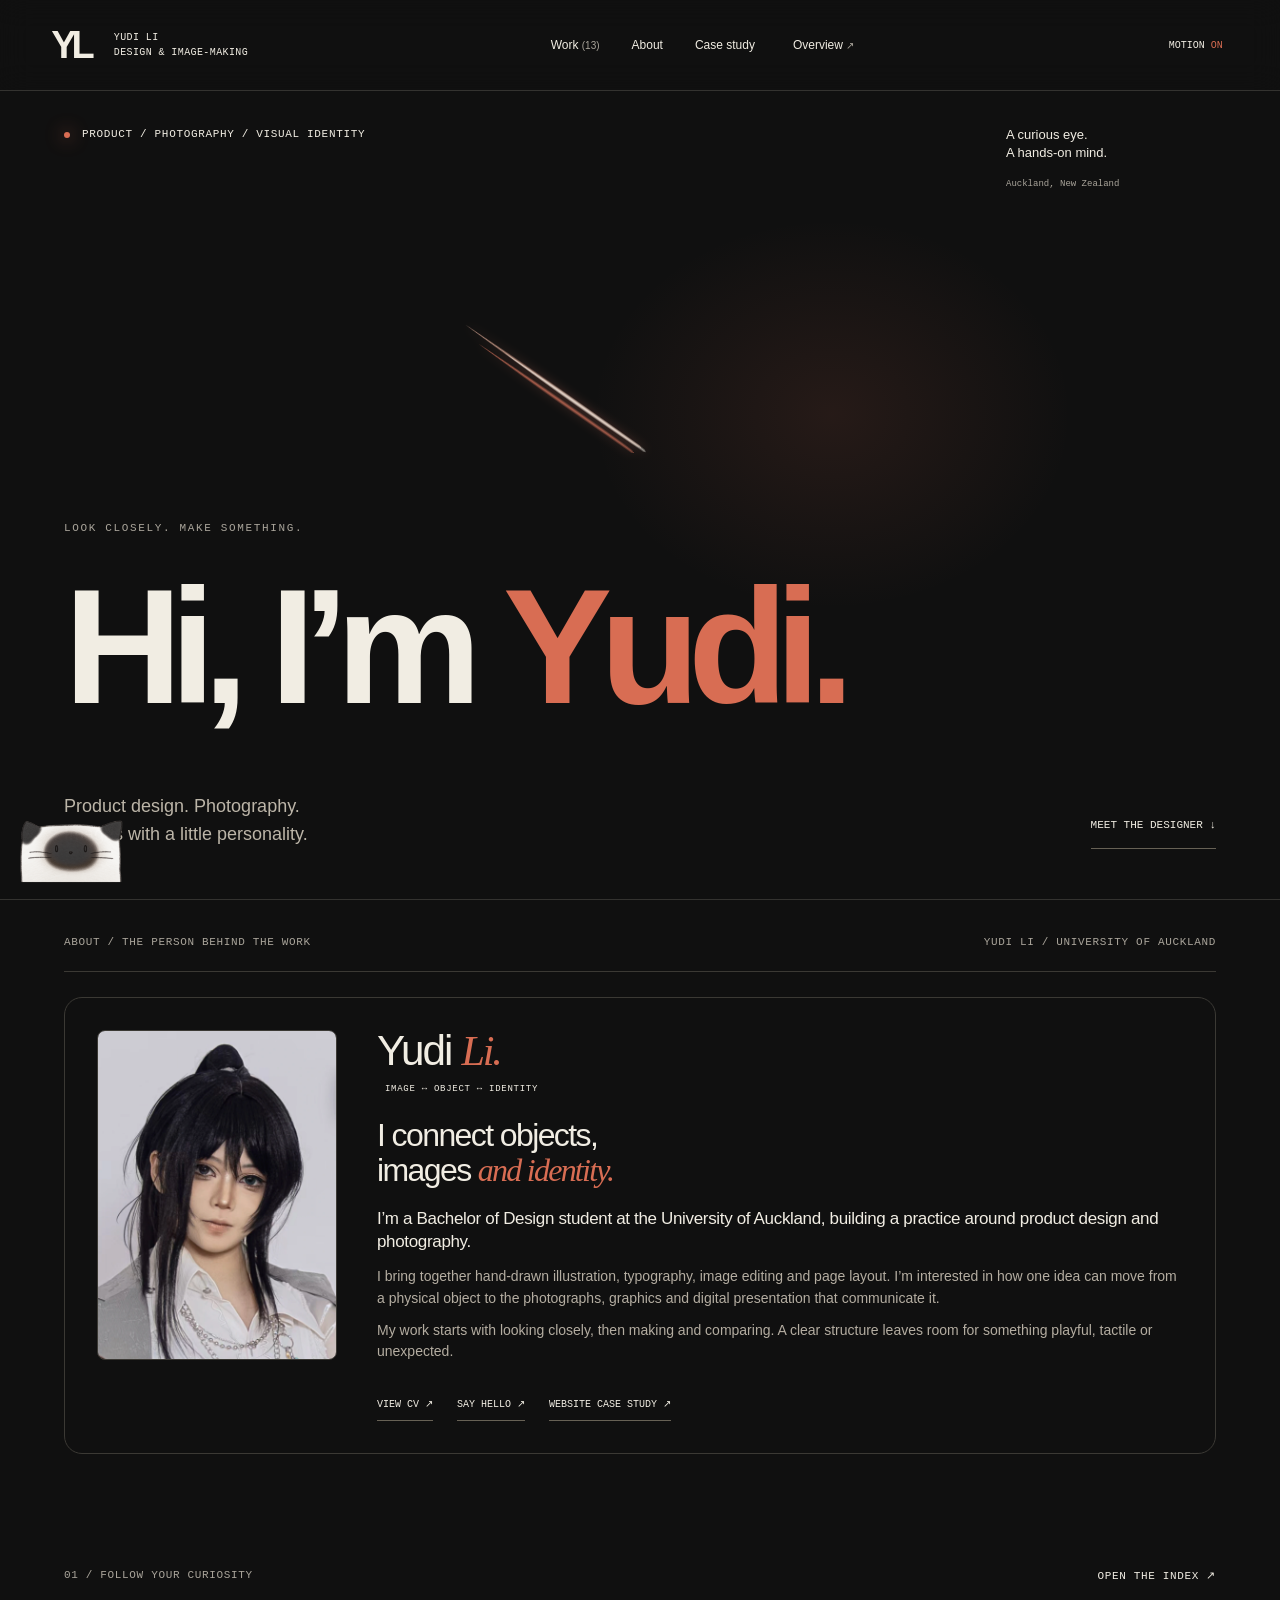
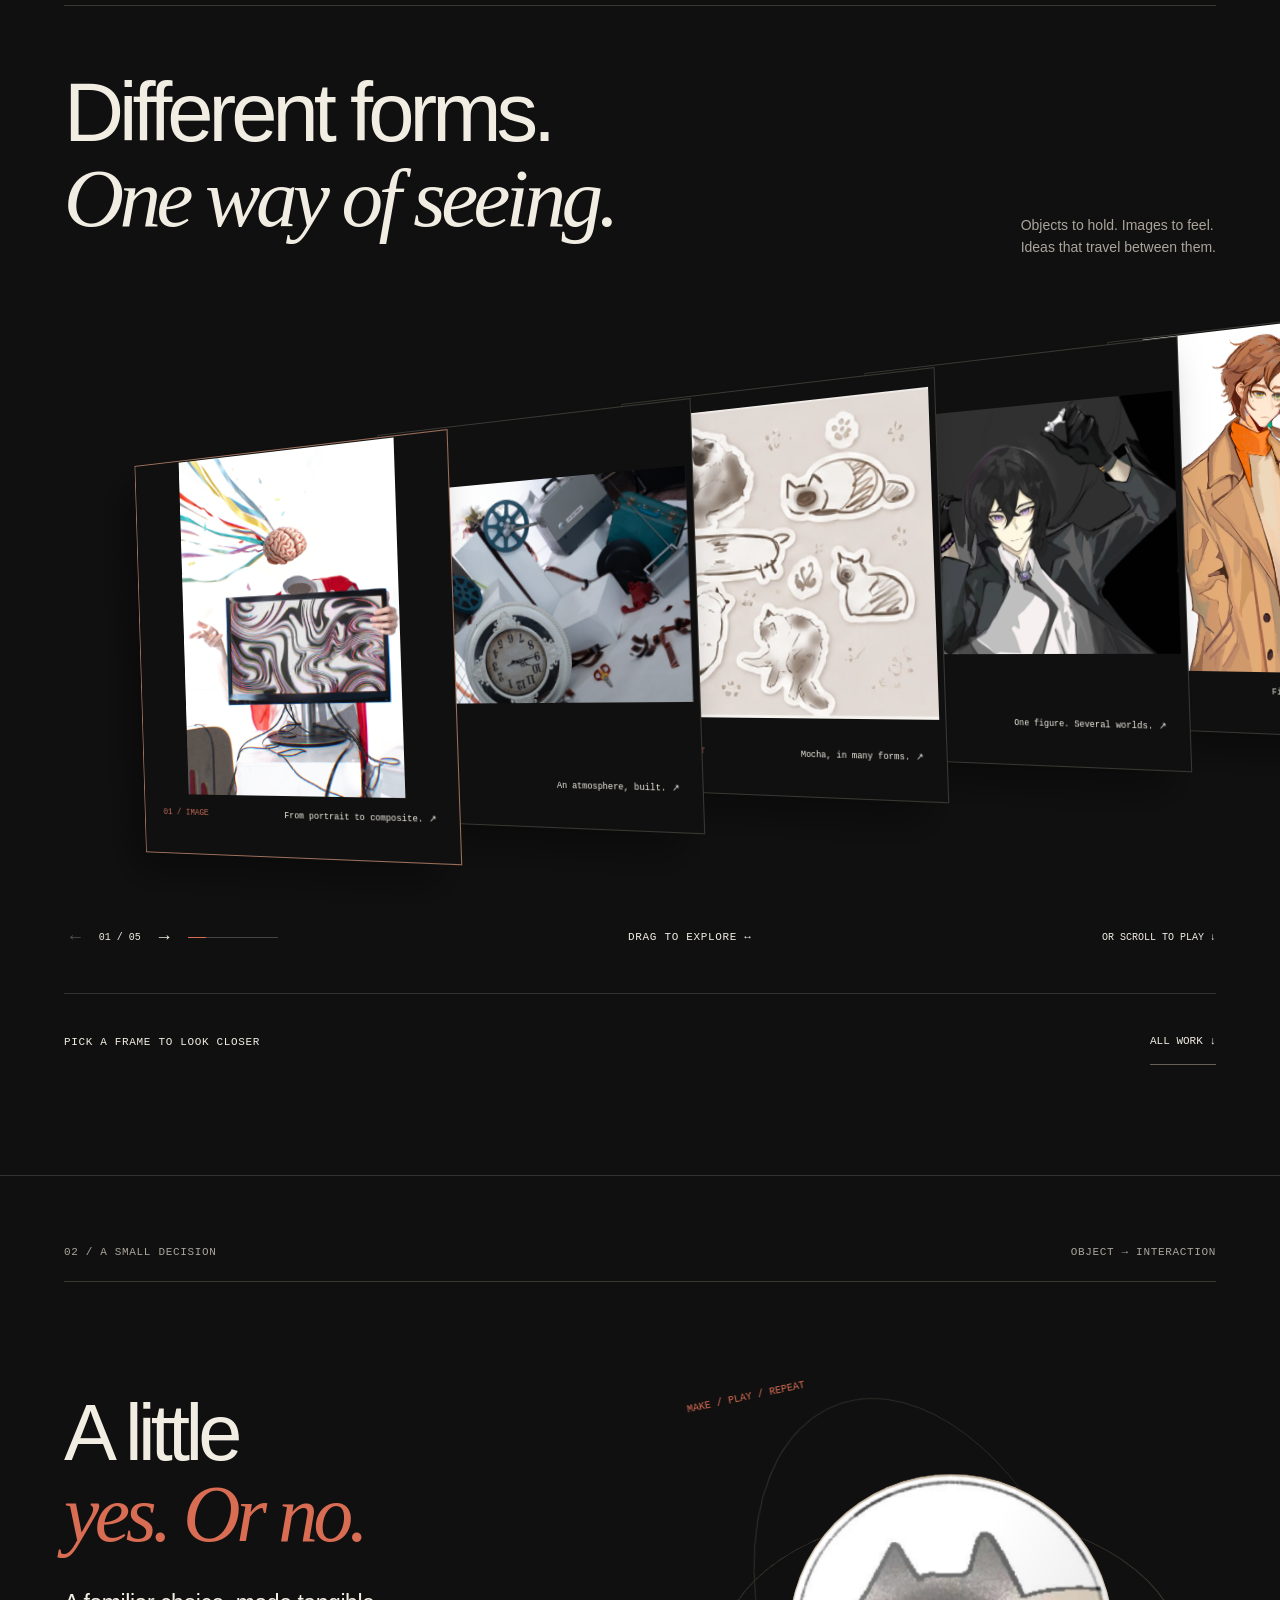
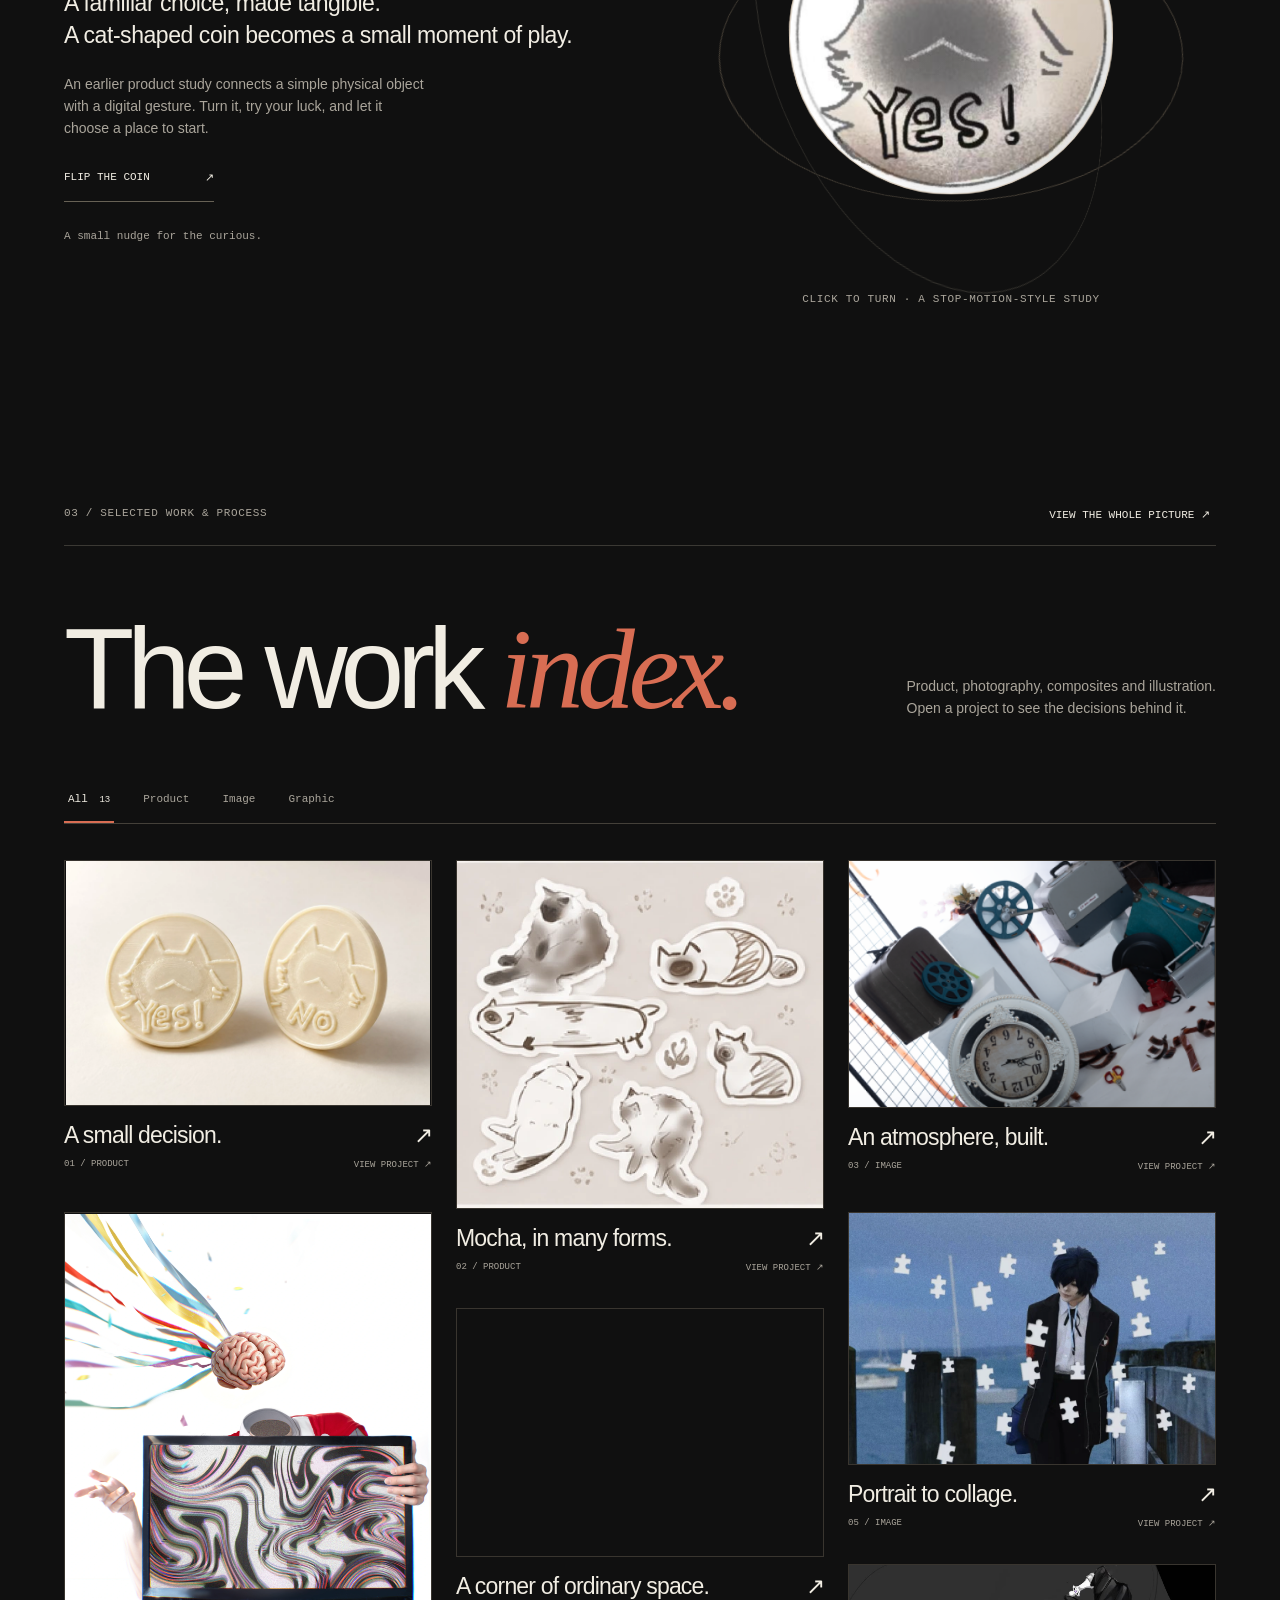
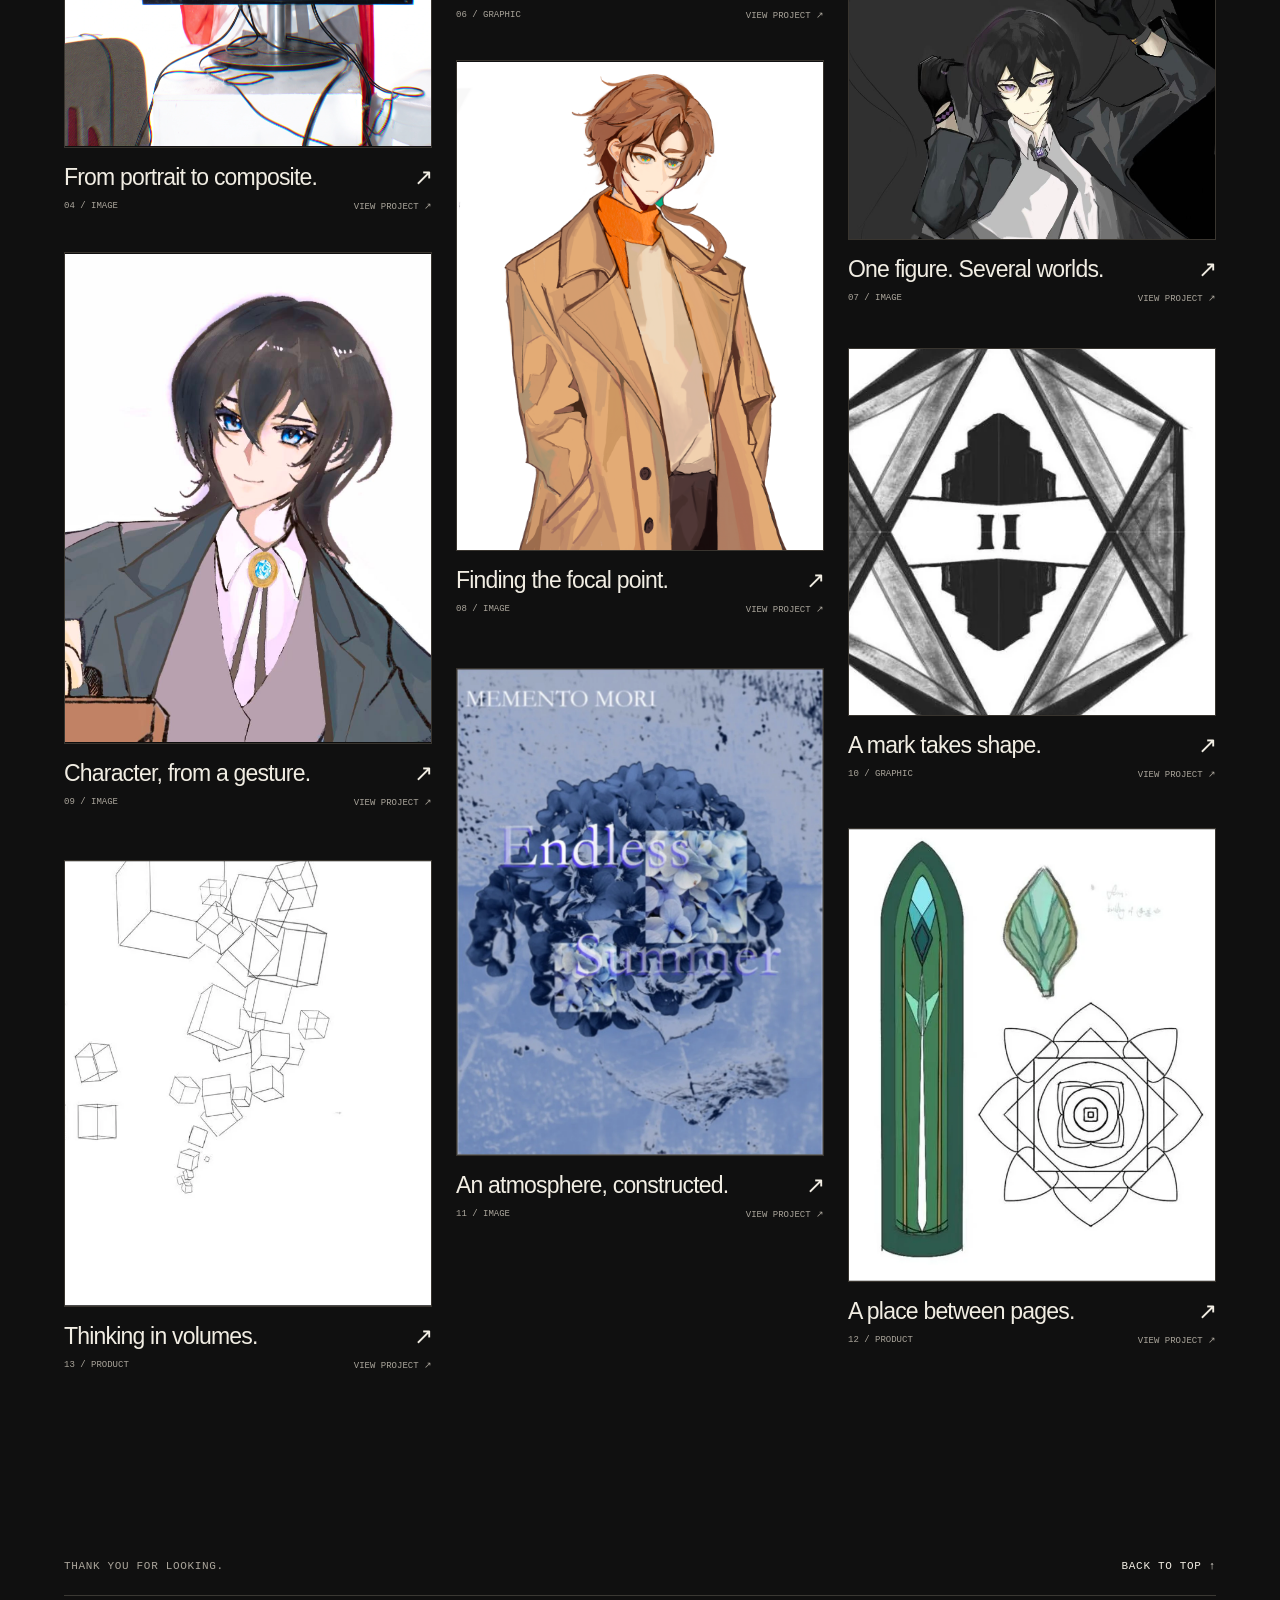
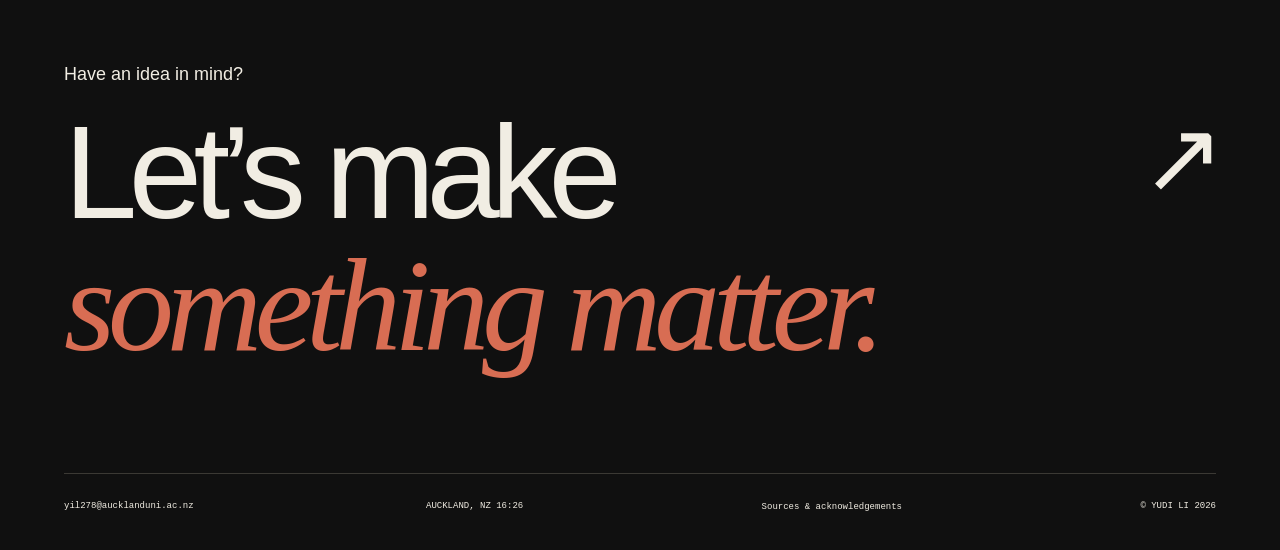
<file: index.html>
<!doctype html>
<html lang="en"><head><meta charset="utf-8"><meta name="viewport" content="width=device-width,initial-scale=1"><meta name="theme-color" content="#101010"><meta name="description" content="Yudi Li — product design, photography and visual identity. A portfolio of objects, images and the thinking between them."><title>Yudi Li — Image, Object & Identity</title><link rel="stylesheet" href="style.css"></head>
<body class="is-loading"><div id="opening-loader" class="opening-loader" role="status" aria-label="Loading portfolio"><div class="loader-note">A LITTLE SOMETHING IS TAKING SHAPE…</div><div class="loader-word">Loading</div><div class="drawn-track"><svg viewBox="0 0 500 45" preserveAspectRatio="none" aria-hidden="true"><path d="M5 8 Q150 2 268 7 T493 5 L497 38 Q305 33 155 39 L4 35 Z"/><path d="M7 12 Q210 7 490 10"/></svg><div class="drawn-fill" id="loader-fill"></div></div><div class="loader-bottom"><span id="loader-percent">00%</span><button id="loader-skip">ENTER ↗</button></div></div><a class="skip" href="#work">Skip to work</a><div class="reading-progress" aria-hidden="true"></div><header class="masthead"><a class="wordmark" href="#home" aria-label="Yudi Li home">YL<span>YUDI LI<br>DESIGN & IMAGE-MAKING</span></a><nav aria-label="Main navigation"><a href="#work">Work <span id="work-count">(13)</span></a><a href="#about">About</a><a href="case-study.html">Case study</a><button class="overview-trigger">Overview <span>↗</span></button></nav><button class="motion-toggle" aria-pressed="false" aria-label="Pause animations">Motion <span>on</span></button></header>
<main><section id="home" class="hero greeting"><div class="hero-top"><p class="eyebrow"><i></i> PRODUCT / PHOTOGRAPHY / VISUAL IDENTITY</p><p class="hero-intro">A curious eye.<br>A hands-on mind.<br><span>Auckland, New Zealand</span></p></div><div class="greeting-main"><p class="small-mono greeting-note">LOOK CLOSELY. MAKE SOMETHING.</p><h1 aria-label="Hi, I’m Yudi."><span class="greeting-letter" style="--n:0">H</span><span class="greeting-letter" style="--n:1">i</span><span class="greeting-letter" style="--n:2">,</span><span class="greeting-letter" style="--n:3">&nbsp;</span><span class="greeting-letter" style="--n:4">I</span><span class="greeting-letter" style="--n:5">’</span><span class="greeting-letter" style="--n:6">m</span><span class="greeting-letter" style="--n:7">&nbsp;</span><span class="greeting-letter" style="--n:8">Y</span><span class="greeting-letter" style="--n:9">u</span><span class="greeting-letter" style="--n:10">d</span><span class="greeting-letter" style="--n:11">i</span><span class="greeting-letter" style="--n:12">.</span></h1><div class="greeting-bottom"><p>Product design. Photography.<br>Images with a little personality.</p><a href="#about" class="text-button">MEET THE DESIGNER ↓</a></div></div></section><section id="about" class="about section-pad"><div class="section-kicker"><span>ABOUT / THE PERSON BEHIND THE WORK</span><span>YUDI LI / UNIVERSITY OF AUCKLAND</span></div><div class="about-grid"><div class="about-photo"><img class="designer-portrait" src="yudi-portrait.webp" alt="Yudi Li" width="1188" height="1632" loading="lazy"></div><div class="about-copy"><div class="about-name">Yudi <em>Li.</em><span>IMAGE ↔ OBJECT ↔ IDENTITY</span></div><h2>I connect objects,<br>images <em>and identity.</em></h2><p class="lead">I’m a Bachelor of Design student at the University of Auckland, building a practice around product design and photography.</p><p>I bring together hand-drawn illustration, typography, image editing and page layout. I’m interested in how one idea can move from a physical object to the photographs, graphics and digital presentation that communicate it.</p><p>My work starts with looking closely, then making and comparing. A clear structure leaves room for something playful, tactile or unexpected.</p><div class="about-links"><a class="text-button" href="Yudi-Li-CV.pdf" target="_blank" rel="noopener">VIEW CV ↗</a><a class="text-button" href="mailto:yil278@aucklanduni.ac.nz">SAY HELLO ↗</a><a class="text-button" href="case-study.html">WEBSITE CASE STUDY ↗</a></div></div></div></section>
<section id="floating" class="floating section-pad"><div class="section-kicker"><span>01 / FOLLOW YOUR CURIOSITY</span><a href="#work">OPEN THE INDEX ↗</a></div><div class="floating-title"><h2>Different forms.<br><em>One way of seeing.</em></h2><p>Objects to hold. Images to feel.<br>Ideas that travel between them.</p></div><div class="hero-rail" tabindex="0" aria-label="Drag or scroll horizontally to explore selected work" data-cursor="DRAG ↔"><div class="hero-track" id="hero-track"></div></div><div class="hero-bottom"><div class="rail-nav"><button id="rail-prev" aria-label="Previous selected work">←</button><span id="rail-position">01 / 05</span><button id="rail-next" aria-label="Next selected work">→</button><div class="rail-line"><span></span></div></div><span class="small-mono">DRAG TO EXPLORE ↔</span><a href="#decision" class="scroll-cue">OR SCROLL TO PLAY ↓</a></div><div class="floating-bottom"><span class="small-mono">PICK A FRAME TO LOOK CLOSER</span><a class="text-button" href="#work">ALL WORK ↓</a></div></section><section id="decision" class="decision section-pad"><div class="section-kicker"><span>02 / A SMALL DECISION</span><span>OBJECT → INTERACTION</span></div><div class="decision-grid"><div><h2>A little<br><em>yes. Or no.</em></h2><p class="lead">A familiar choice, made tangible.<br>A cat-shaped coin becomes a small moment of play.</p><p class="body-copy">An earlier product study connects a simple physical object with a digital gesture. Turn it, try your luck, and let it choose a place to start.</p><button class="text-button" id="flip-coin">FLIP THE COIN <span>↗</span></button><div class="coin-result" aria-live="polite"><span id="coin-result">A small nudge for the curious.</span><button id="coin-recommendation" hidden>Explore its pick ↗</button></div></div><div class="coin-stage" aria-label="Interactive Yes or No coin"><div class="orbit o1"></div><div class="orbit o2"></div><span class="orbit-label">MAKE / PLAY / REPEAT</span><button class="coin" id="coin" aria-label="Flip the Yes or No cat coin" data-cursor="FLIP ↻"><span class="coin-cylinder" aria-hidden="true"><span class="coin-rim" style="--depth:-7px"></span><span class="coin-rim" style="--depth:-5px"></span><span class="coin-rim" style="--depth:-3px"></span><span class="coin-rim" style="--depth:-1px"></span><span class="coin-rim" style="--depth:1px"></span><span class="coin-rim" style="--depth:3px"></span><span class="coin-rim" style="--depth:5px"></span><span class="coin-rim" style="--depth:7px"></span></span><span class="coin-face front"><svg viewBox="150.0 124.0 520.0 520.0" role="img" aria-label="Hand-drawn Yes cat coin"><image href="handdrawn-coins.png" width="1482" height="792"/></svg></span><span class="coin-face back"><svg viewBox="788.0 112.0 520.0 520.0" role="img" aria-label="Hand-drawn No cat coin"><image href="handdrawn-coins.png" width="1482" height="792"/></svg></span></button><span class="coin-foot small-mono">CLICK TO TURN · A STOP-MOTION-STYLE STUDY</span></div></div></section>

<section id="work" class="work section-pad"><div class="section-kicker"><span>03 / SELECTED WORK & PROCESS</span><button class="overview-trigger">VIEW THE WHOLE PICTURE ↗</button></div><div class="work-heading"><h2>The work<em> index.</em></h2><p>Product, photography, composites and illustration.<br>Open a project to see the decisions behind it.</p></div><div class="filters" role="group" aria-label="Filter projects"><button class="active" data-filter="All" aria-pressed="true">All <span>13</span></button><button data-filter="Product" aria-pressed="false">Product</button><button data-filter="Image" aria-pressed="false">Image</button><button data-filter="Graphic" aria-pressed="false">Graphic</button></div><div class="work-grid" id="work-grid"></div><p class="filter-empty" hidden>No projects in this selection.</p></section>

<footer id="contact" class="contact section-pad"><div class="section-kicker"><span>THANK YOU FOR LOOKING.</span><a href="#home">BACK TO TOP ↑</a></div><p>Have an idea in mind?</p><a href="mailto:yil278@aucklanduni.ac.nz" class="contact-title">Let’s make<br><em>something matter.</em><span>↗</span></a><div class="footer-info"><a href="mailto:yil278@aucklanduni.ac.nz">yil278@aucklanduni.ac.nz</a><span>AUCKLAND, NZ <time id="nz-time"></time></span><button id="credits-open">Sources & acknowledgements</button><span>© YUDI LI 2026</span></div></footer></main>
<dialog id="project-dialog" class="project-dialog"><div class="dialog-nav"><a href="#work" id="dialog-back">← THE INDEX</a><span id="dialog-position"></span><button id="dialog-close" aria-label="Close project">CLOSE ×</button></div><div id="dialog-content"></div></dialog>
<dialog id="image-dialog" class="image-dialog"><div class="image-toolbar"><span id="image-caption"></span><div><button id="image-prev" aria-label="Previous image">←</button><button id="image-next" aria-label="Next image">→</button><button id="image-zoom">ZOOM +</button><button id="image-close" aria-label="Close enlarged image">CLOSE ×</button></div></div><div id="image-view"></div></dialog><dialog id="overview-dialog" class="overview-dialog"><div class="dialog-nav"><span>THE WHOLE PICTURE</span><button id="overview-close" aria-label="Close overview">CLOSE ×</button></div><h2>Pick a place<br><em>to begin.</em></h2><div id="overview-grid"></div></dialog>
<dialog id="credits-dialog" class="credits-dialog"><button id="credits-close" class="close-credits" aria-label="Close acknowledgements">CLOSE ×</button><h2>Sources &<br><em>acknowledgements.</em></h2><p>Artwork, project material and photographs are supplied by Yudi Li. Earlier product and photography examples are identified as portfolio context.</p><p>The Yes/No product visualisation is an AI-assisted mock-up. Black-haired drawing references included ChatGPT-generated imagery; the drawing and modifications are by Yudi Li. Logo and brown-coat studies used references, with final drawing and modifications by Yudi Li.</p><p>OpenAI ChatGPT / Codex assisted with content editing, layout and website code. Reflections marked for confirmation in the Skills Diaries need the designer’s review. The moving cat and cat-face cutout were prepared with OpenAI imagegen from Yudi’s supplied illustration.</p><p>Cursor ribbons adapted from <a href="https://reactbits.dev/animations/ribbons" target="_blank" rel="noopener">React Bits / David Haz ↗</a> (<a href="react-bits-LICENSE.md">licence</a>).<br>Interaction reference: <a href="https://fayemi.design/?ref=minimal.gallery" target="_blank" rel="noopener">Isaac Fayemi’s portfolio ↗</a>. The design uses Yudi’s own work and a distinct black editorial treatment.</p><p><a href="stop-motion-prompt.txt" download>Download the stop-motion video prompt ↗</a><br>The coin currently uses browser animation. An AI-generated video has not yet been added.</p></dialog>
<button id="walking-cat" class="walking-cat" aria-label="Cat follows page scroll" data-cursor="HELLO ✦"><img src="cat-cutout.png" alt="Yudi’s hand-drawn cat companion" draggable="false"><span>Scroll with me.</span></button><div id="ribbon-trail" aria-hidden="true"><canvas></canvas></div><div class="cursor" aria-hidden="true">↗</div><script src="data.js"></script><script src="app.js"></script><script src="ribbons.js"></script></body></html>
</file>
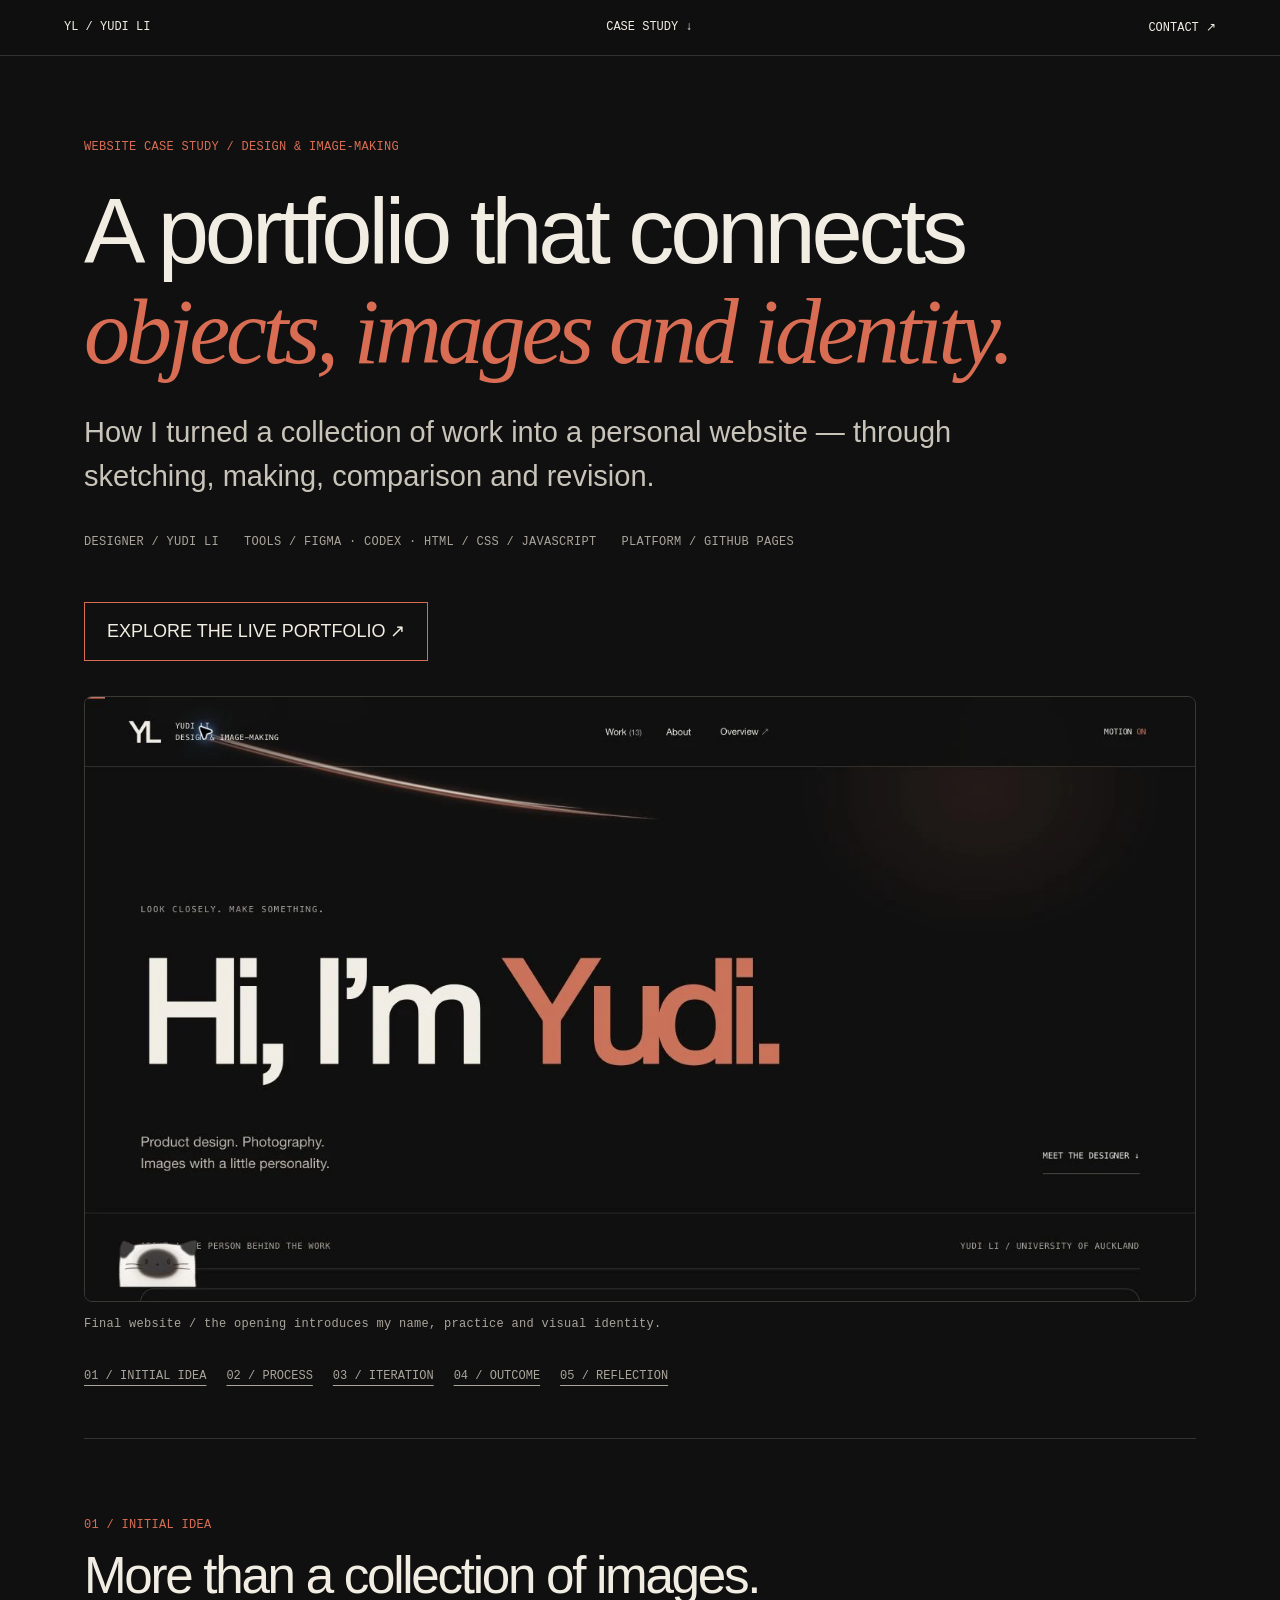
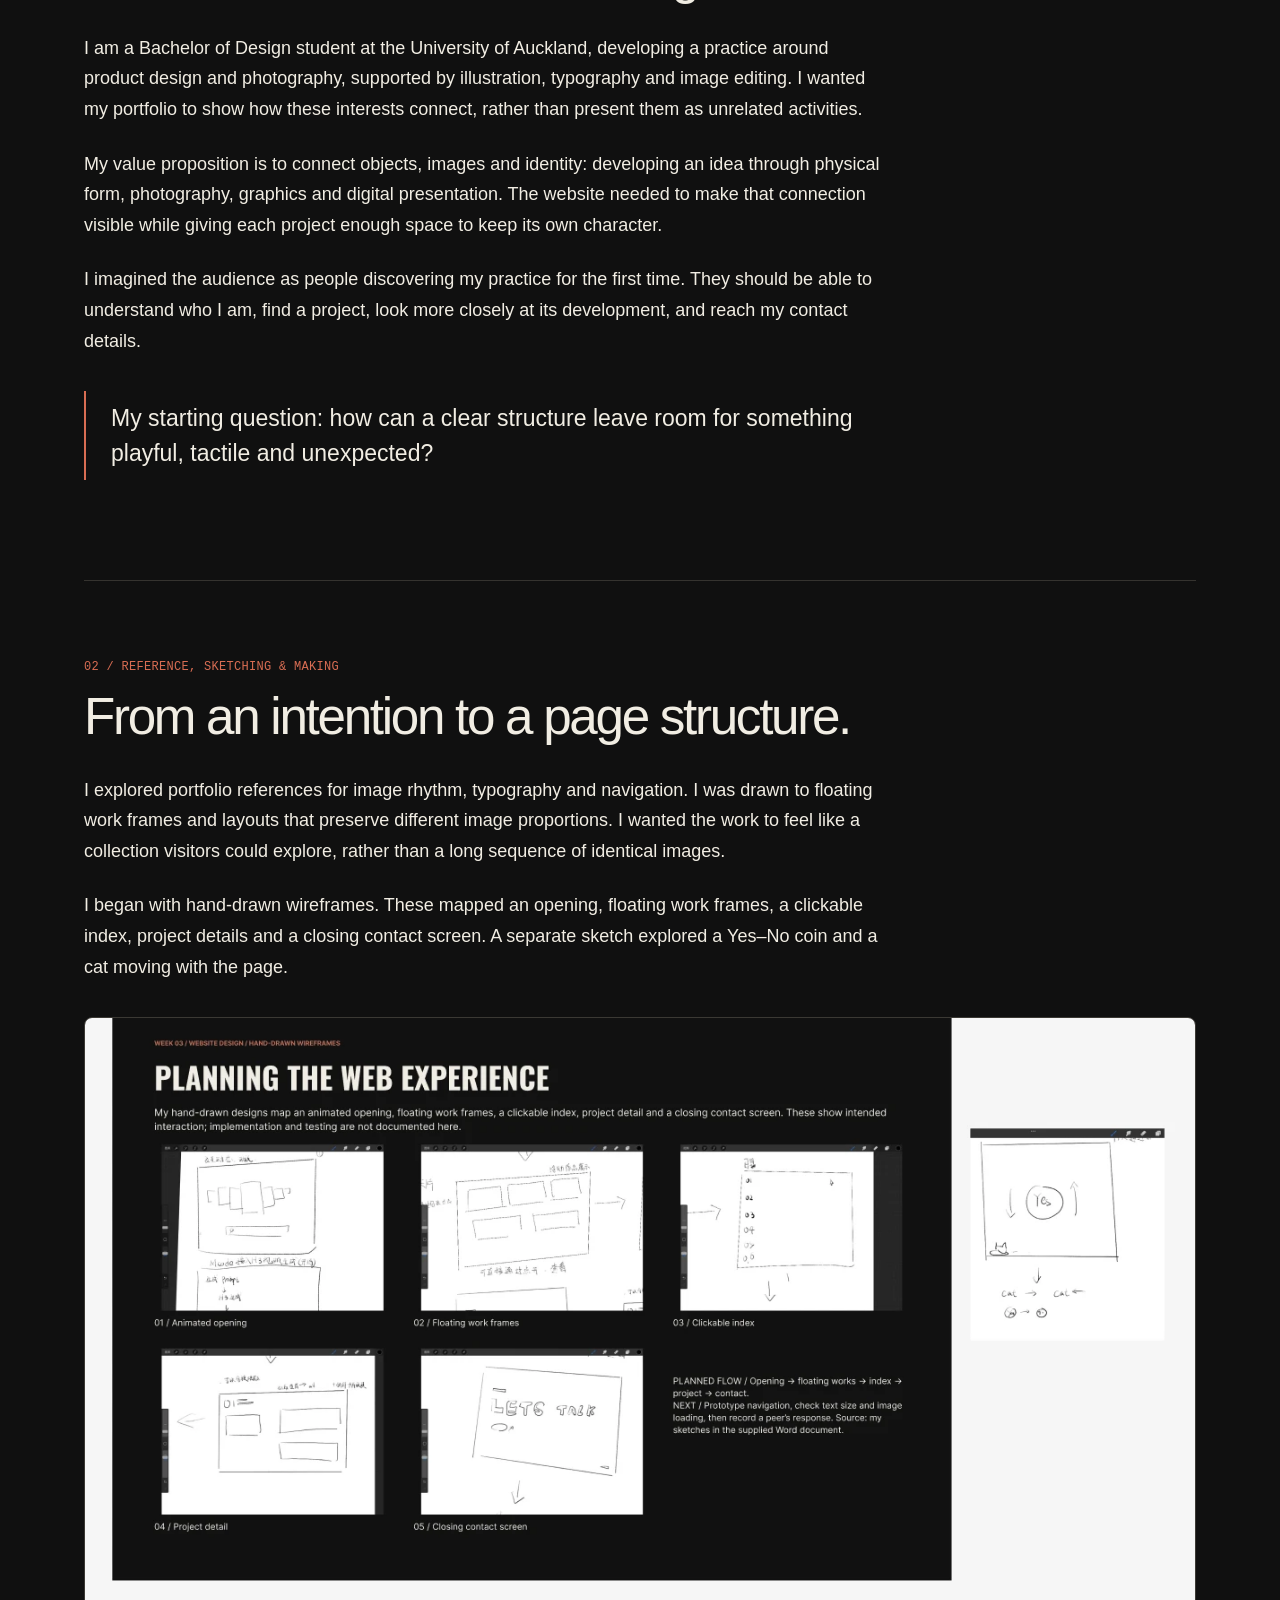
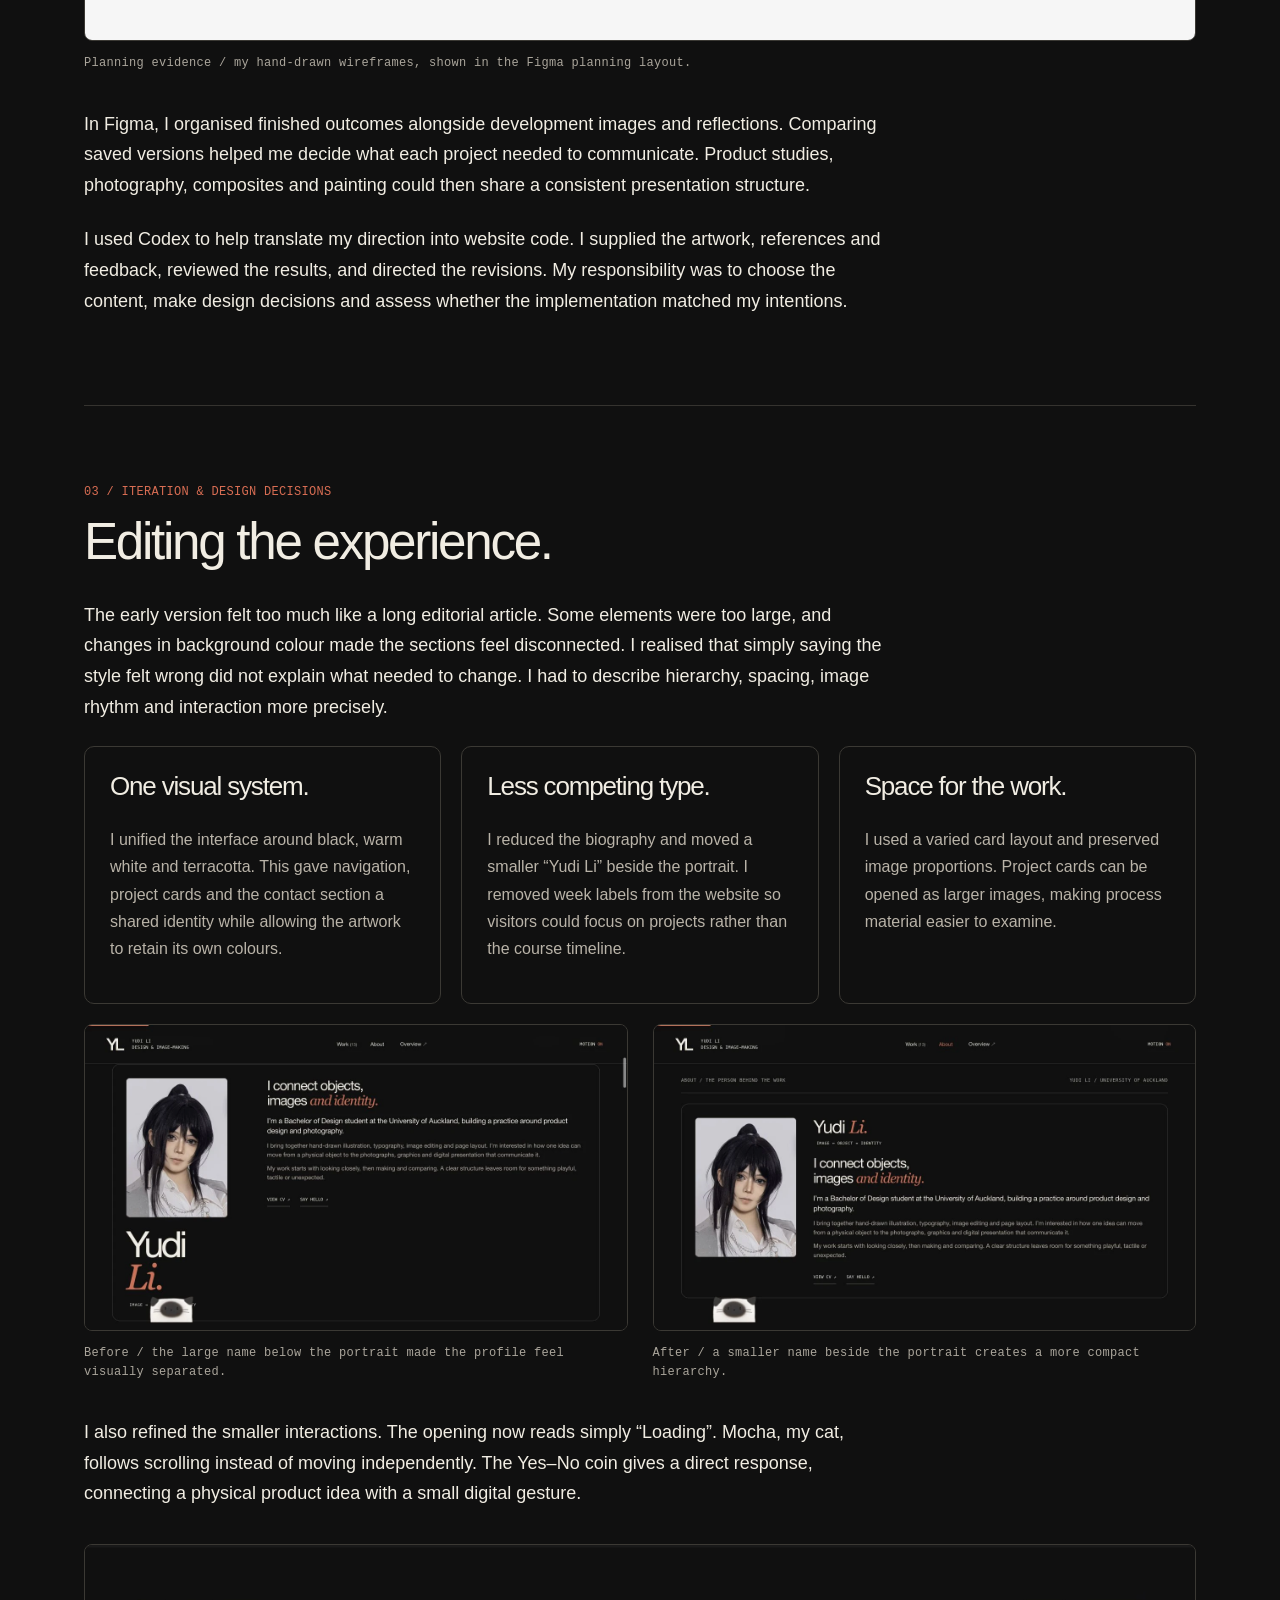
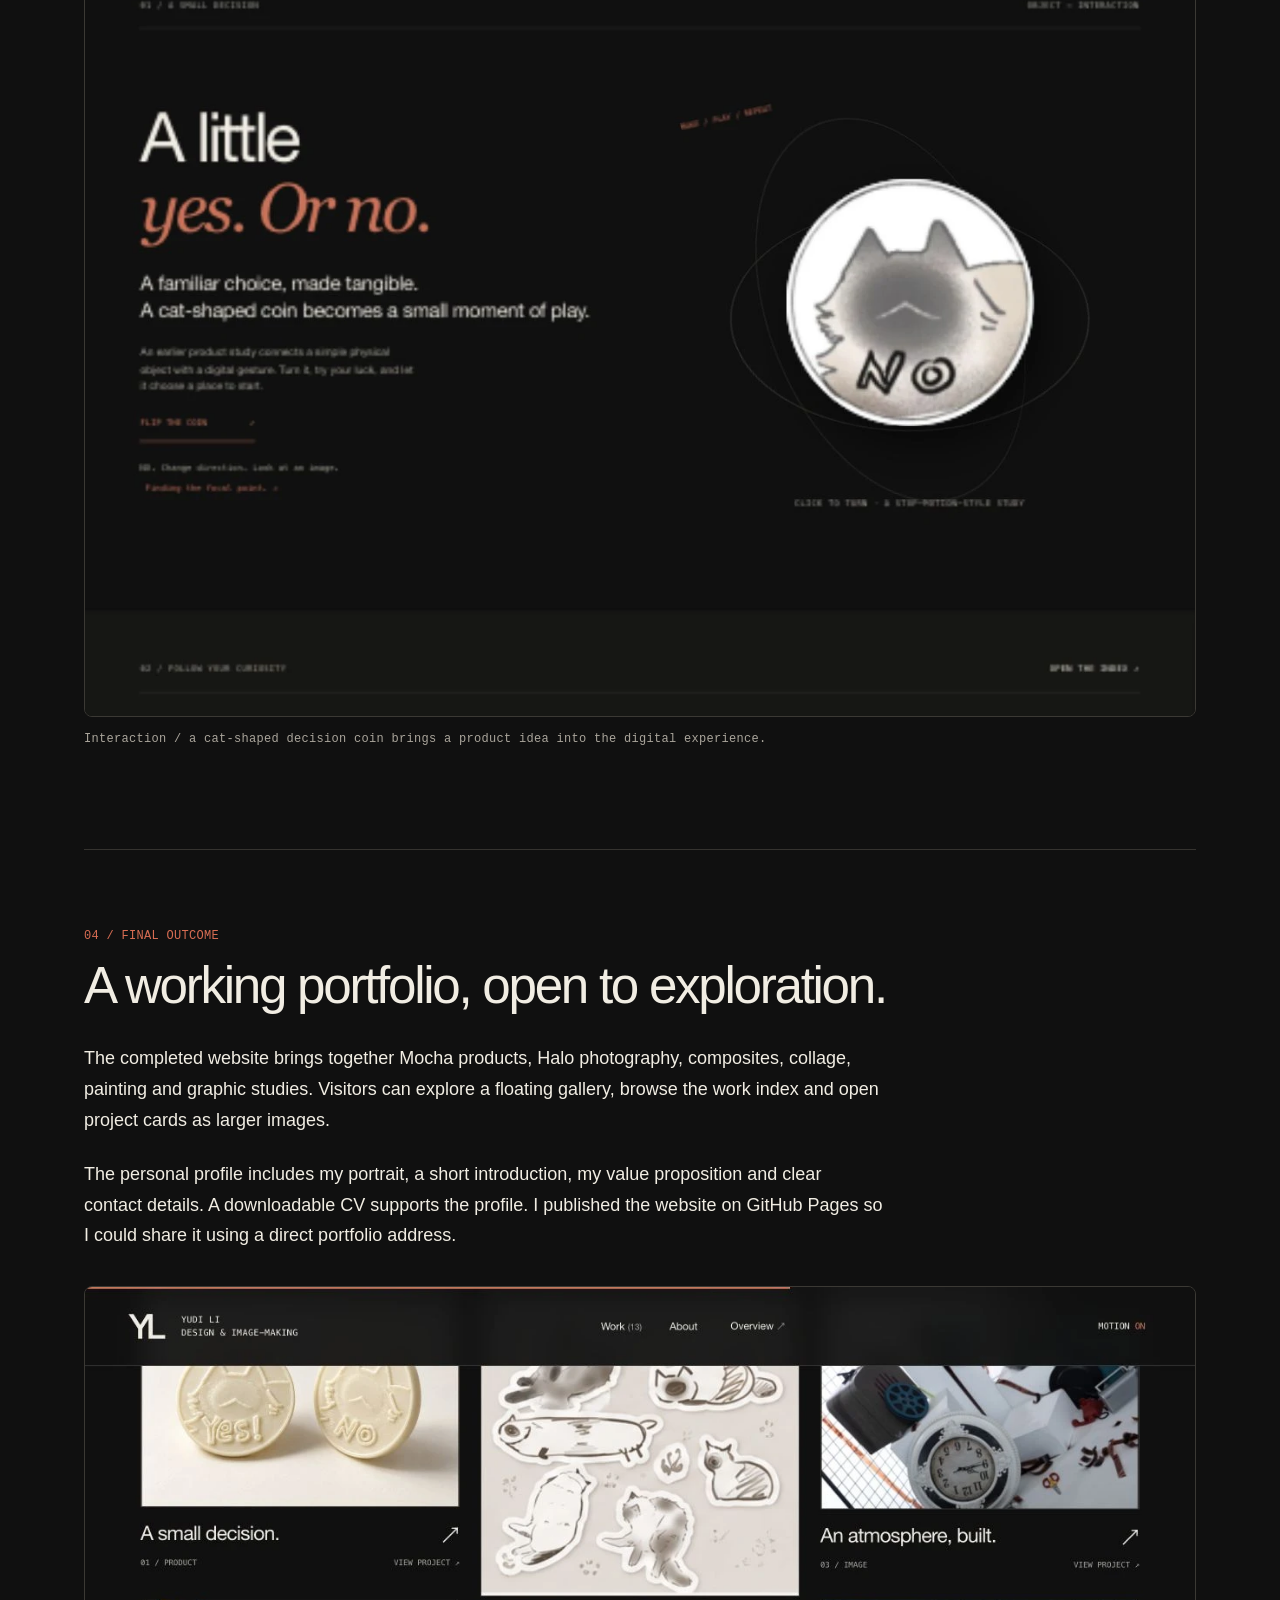
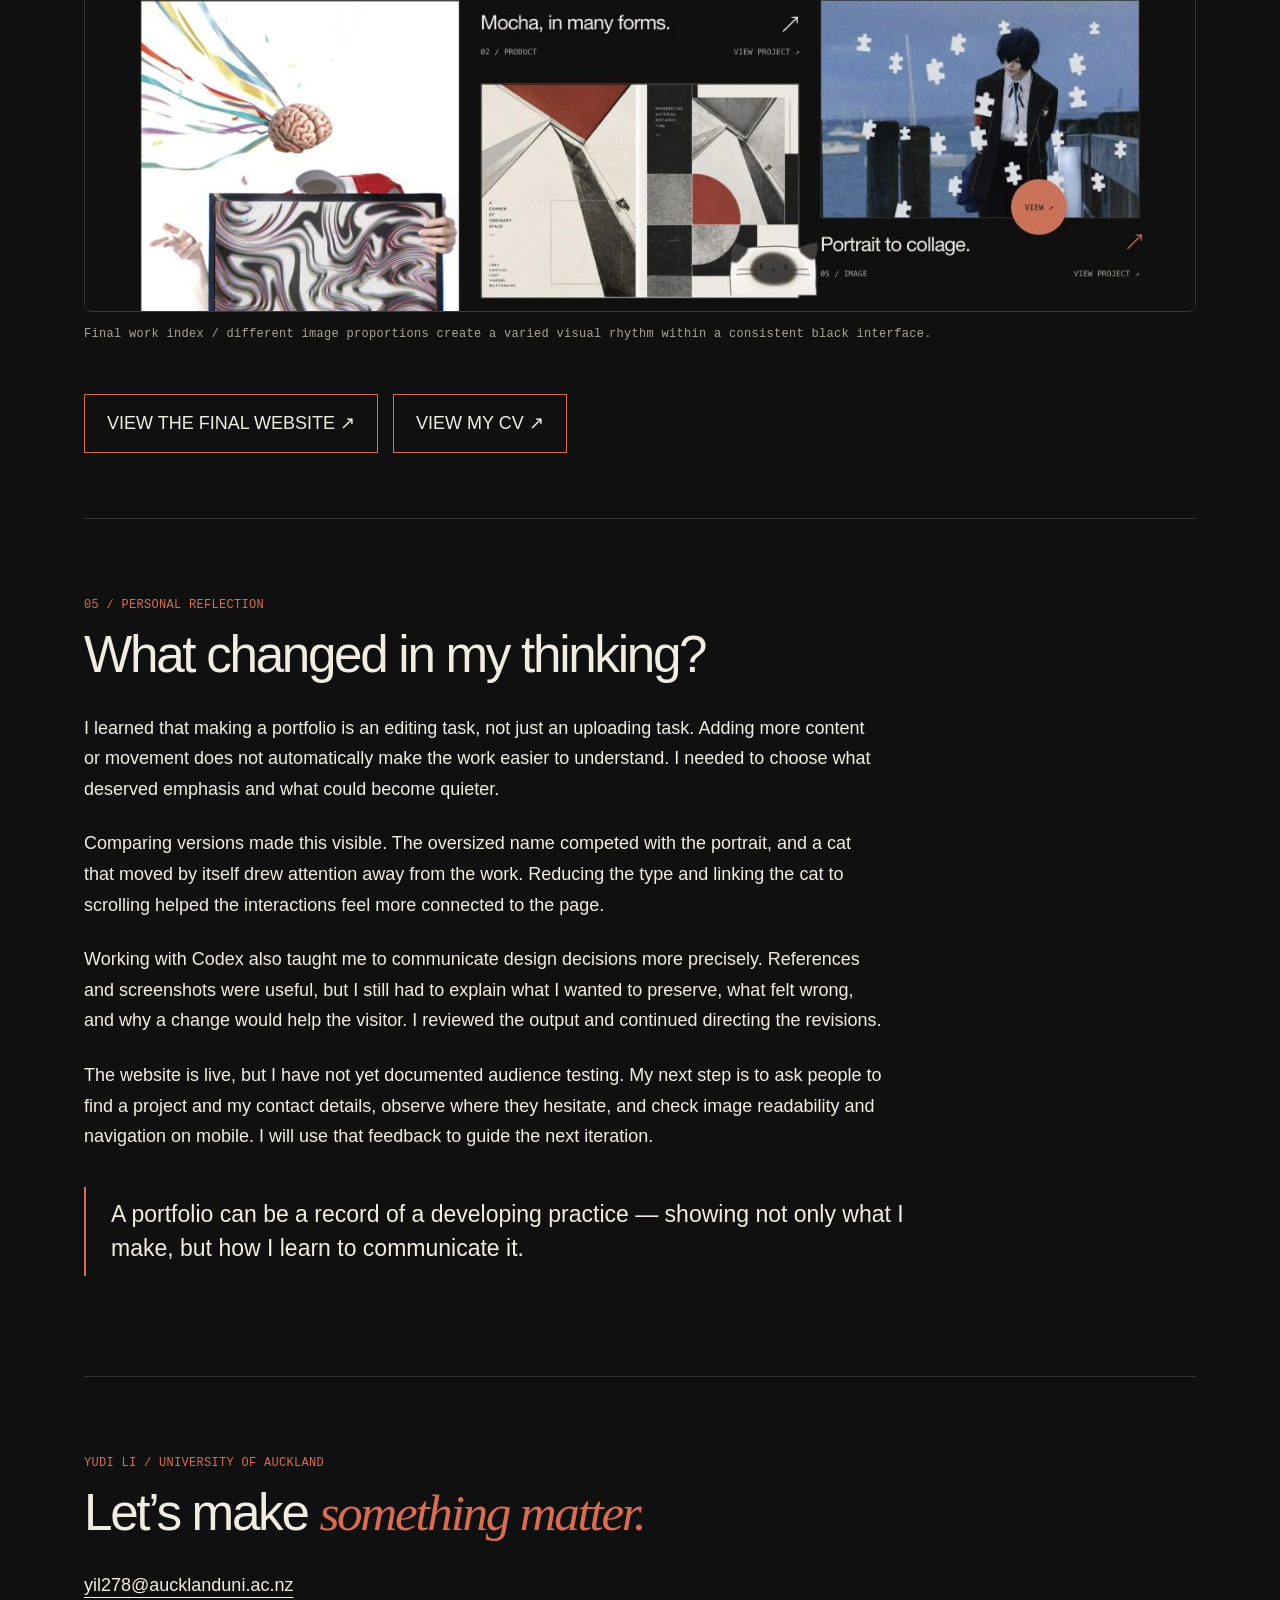
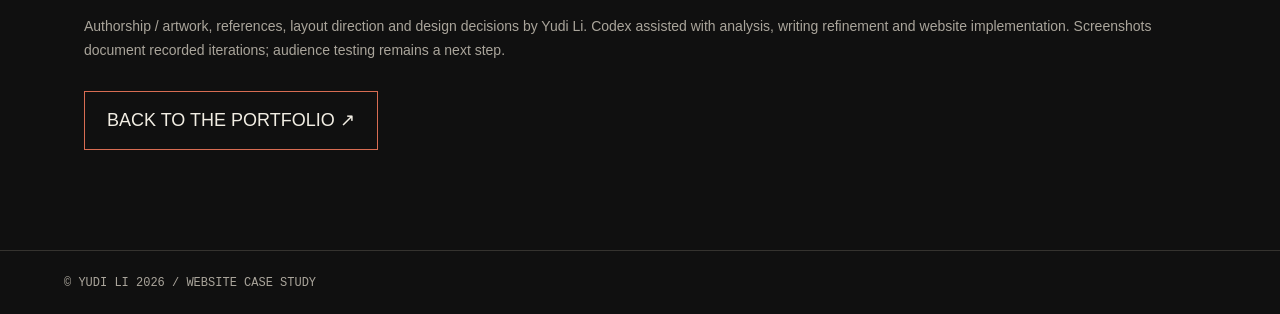
<file: case-study.html>
<!doctype html><html lang="en"><head><meta charset="utf-8"><meta name="viewport" content="width=device-width,initial-scale=1"><meta name="description" content="Yudi Li's portfolio website case study: initial ideas, hand-drawn planning, Figma, iteration and personal reflection."><title>Building My Portfolio — Yudi Li</title><style>*{box-sizing:border-box}html{scroll-behavior:smooth;scroll-padding-top:95px}body{margin:0;background:#101010;color:#f1ede3;font:18px/1.7 Arial,sans-serif}a{color:inherit;text-underline-offset:6px}a:focus-visible{outline:2px solid #d86d53;outline-offset:5px}nav{position:sticky;top:0;z-index:5;background:#101010f2;border-bottom:1px solid #35332f;padding:20px 5%;display:flex;justify-content:space-between;gap:20px;font:12px monospace}nav a{text-decoration:none}main{max-width:1240px;margin:auto;padding:70px 5%}h1,h2,h3{font-weight:400;line-height:1.08;letter-spacing:-.045em}h1{font-size:clamp(48px,7.2vw,100px);max-width:1000px;margin:25px 0}h2{font-size:clamp(32px,4vw,52px);margin:12px 0 30px}h3{font-size:26px;margin-top:0}em{font-family:Georgia,serif;color:#d86d53}.eyebrow,.meta,figcaption,.section-label{font:12px/1.6 monospace;letter-spacing:.025em}.eyebrow,.section-label{color:#d86d53}.lead{font-size:clamp(21px,2.5vw,29px);max-width:900px;line-height:1.5;color:#c9c4b9}.meta{display:flex;flex-wrap:wrap;gap:25px;color:#aaa59b;margin:35px 0}section{padding:65px 0;border-top:1px solid #35332f}.copy{max-width:800px}.copy p{margin:0 0 24px}figure{margin:35px 0}figure img{display:block;width:100%;height:auto;border:1px solid #3b3934;border-radius:8px}figcaption{color:#aaa59b;margin-top:13px}.grid{display:grid;grid-template-columns:1fr 1fr;gap:25px}.grid figure{margin-top:20px}.note{border-left:2px solid #d86d53;padding:10px 25px;margin:35px 0;max-width:850px;font-size:23px;line-height:1.5}.cards{display:grid;grid-template-columns:repeat(3,1fr);gap:20px}.card{padding:25px;border:1px solid #3b3934;border-radius:10px;font-size:16px}.card p{color:#b9b3a8}.button{display:inline-block;border:1px solid #d86d53;padding:13px 22px;text-decoration:none;margin:15px 15px 0 0}.toc{display:flex;gap:20px;flex-wrap:wrap;margin:35px 0 55px;font:12px monospace;color:#aaa59b}.end{padding-bottom:30px}.small{font-size:14px;color:#aaa59b}footer{border-top:1px solid #35332f;padding:25px 5%;font:12px monospace;color:#aaa59b}@media(max-width:700px){body{font-size:16px}main{padding-top:40px}.grid,.cards{grid-template-columns:1fr}section{padding:45px 0}.meta{gap:12px}.note{font-size:20px;padding-left:18px}nav{font-size:10px}.toc{gap:14px}}@media(prefers-reduced-motion:reduce){html{scroll-behavior:auto}}</style></head><body><nav><a href="index.html">YL / YUDI LI</a><a href="#contents">CASE STUDY ↓</a><a href="index.html#contact">CONTACT ↗</a></nav><main><header><p class="eyebrow">WEBSITE CASE STUDY / DESIGN & IMAGE-MAKING</p><h1>A portfolio that connects<br><em>objects, images and identity.</em></h1><p class="lead">How I turned a collection of work into a personal website — through sketching, making, comparison and revision.</p><div class="meta"><span>DESIGNER / YUDI LI</span><span>TOOLS / FIGMA · CODEX · HTML / CSS / JAVASCRIPT</span><span>PLATFORM / GITHUB PAGES</span></div><a class="button" href="index.html">EXPLORE THE LIVE PORTFOLIO ↗</a><figure><img src="case-hero.webp" alt="The completed black portfolio homepage with the greeting Hi, I'm Yudi."><figcaption>Final website / the opening introduces my name, practice and visual identity.</figcaption></figure></header><div id="contents" class="toc"><a href="#idea">01 / INITIAL IDEA</a><a href="#process">02 / PROCESS</a><a href="#iteration">03 / ITERATION</a><a href="#outcome">04 / OUTCOME</a><a href="#reflection">05 / REFLECTION</a></div>
<section id="idea"><p class="section-label">01 / INITIAL IDEA</p><h2>More than a collection of images.</h2><div class="copy"><p>I am a Bachelor of Design student at the University of Auckland, developing a practice around product design and photography, supported by illustration, typography and image editing. I wanted my portfolio to show how these interests connect, rather than present them as unrelated activities.</p><p>My value proposition is to connect objects, images and identity: developing an idea through physical form, photography, graphics and digital presentation. The website needed to make that connection visible while giving each project enough space to keep its own character.</p><p>I imagined the audience as people discovering my practice for the first time. They should be able to understand who I am, find a project, look more closely at its development, and reach my contact details.</p></div><blockquote class="note">My starting question: how can a clear structure leave room for something playful, tactile and unexpected?</blockquote></section>
<section id="process"><p class="section-label">02 / REFERENCE, SKETCHING & MAKING</p><h2>From an intention to a page structure.</h2><div class="copy"><p>I explored portfolio references for image rhythm, typography and navigation. I was drawn to floating work frames and layouts that preserve different image proportions. I wanted the work to feel like a collection visitors could explore, rather than a long sequence of identical images.</p><p>I began with hand-drawn wireframes. These mapped an opening, floating work frames, a clickable index, project details and a closing contact screen. A separate sketch explored a Yes–No coin and a cat moving with the page.</p></div><figure><img src="case-sketch.webp" alt="Hand-drawn website plans showing an opening gallery, project index, detail view, contact screen and coin interaction"><figcaption>Planning evidence / my hand-drawn wireframes, shown in the Figma planning layout.</figcaption></figure><div class="copy"><p>In Figma, I organised finished outcomes alongside development images and reflections. Comparing saved versions helped me decide what each project needed to communicate. Product studies, photography, composites and painting could then share a consistent presentation structure.</p><p>I used Codex to help translate my direction into website code. I supplied the artwork, references and feedback, reviewed the results, and directed the revisions. My responsibility was to choose the content, make design decisions and assess whether the implementation matched my intentions.</p></div></section>
<section id="iteration"><p class="section-label">03 / ITERATION & DESIGN DECISIONS</p><h2>Editing the experience.</h2><div class="copy"><p>The early version felt too much like a long editorial article. Some elements were too large, and changes in background colour made the sections feel disconnected. I realised that simply saying the style felt wrong did not explain what needed to change. I had to describe hierarchy, spacing, image rhythm and interaction more precisely.</p></div><div class="cards"><article class="card"><h3>One visual system.</h3><p>I unified the interface around black, warm white and terracotta. This gave navigation, project cards and the contact section a shared identity while allowing the artwork to retain its own colours.</p></article><article class="card"><h3>Less competing type.</h3><p>I reduced the biography and moved a smaller “Yudi Li” beside the portrait. I removed week labels from the website so visitors could focus on projects rather than the course timeline.</p></article><article class="card"><h3>Space for the work.</h3><p>I used a varied card layout and preserved image proportions. Project cards can be opened as larger images, making process material easier to examine.</p></article></div><div class="grid"><figure><img src="case-before.webp" alt="An earlier biography layout with the large Yudi Li name underneath the portrait"><figcaption>Before / the large name below the portrait made the profile feel visually separated.</figcaption></figure><figure><img src="case-after.webp" alt="Revised compact biography with a smaller Yudi Li name beside the portrait"><figcaption>After / a smaller name beside the portrait creates a more compact hierarchy.</figcaption></figure></div><div class="copy"><p>I also refined the smaller interactions. The opening now reads simply “Loading”. Mocha, my cat, follows scrolling instead of moving independently. The Yes–No coin gives a direct response, connecting a physical product idea with a small digital gesture.</p></div><figure><img src="case-coin.webp" alt="The Yes–No cat coin interaction on the black portfolio website"><figcaption>Interaction / a cat-shaped decision coin brings a product idea into the digital experience.</figcaption></figure></section>
<section id="outcome"><p class="section-label">04 / FINAL OUTCOME</p><h2>A working portfolio, open to exploration.</h2><div class="copy"><p>The completed website brings together Mocha products, Halo photography, composites, collage, painting and graphic studies. Visitors can explore a floating gallery, browse the work index and open project cards as larger images.</p><p>The personal profile includes my portrait, a short introduction, my value proposition and clear contact details. A downloadable CV supports the profile. I published the website on GitHub Pages so I could share it using a direct portfolio address.</p></div><figure><img src="case-index.webp" alt="The varied project-card index displaying products, photography, composite images and graphic work"><figcaption>Final work index / different image proportions create a varied visual rhythm within a consistent black interface.</figcaption></figure><a class="button" href="https://yil278-jpg.github.io/">VIEW THE FINAL WEBSITE ↗</a><a class="button" href="Yudi-Li-CV.pdf">VIEW MY CV ↗</a></section>
<section id="reflection"><p class="section-label">05 / PERSONAL REFLECTION</p><h2>What changed in my thinking?</h2><div class="copy"><p>I learned that making a portfolio is an editing task, not just an uploading task. Adding more content or movement does not automatically make the work easier to understand. I needed to choose what deserved emphasis and what could become quieter.</p><p>Comparing versions made this visible. The oversized name competed with the portrait, and a cat that moved by itself drew attention away from the work. Reducing the type and linking the cat to scrolling helped the interactions feel more connected to the page.</p><p>Working with Codex also taught me to communicate design decisions more precisely. References and screenshots were useful, but I still had to explain what I wanted to preserve, what felt wrong, and why a change would help the visitor. I reviewed the output and continued directing the revisions.</p><p>The website is live, but I have not yet documented audience testing. My next step is to ask people to find a project and my contact details, observe where they hesitate, and check image readability and navigation on mobile. I will use that feedback to guide the next iteration.</p></div><blockquote class="note">A portfolio can be a record of a developing practice — showing not only what I make, but how I learn to communicate it.</blockquote></section>
<section class="end"><p class="section-label">YUDI LI / UNIVERSITY OF AUCKLAND</p><h2>Let’s make <em>something matter.</em></h2><a href="mailto:yil278@aucklanduni.ac.nz">yil278@aucklanduni.ac.nz</a><p class="small">Authorship / artwork, references, layout direction and design decisions by Yudi Li. Codex assisted with analysis, writing refinement and website implementation. Screenshots document recorded iterations; audience testing remains a next step.</p><a class="button" href="index.html">BACK TO THE PORTFOLIO ↗</a></section></main><footer>© YUDI LI 2026 / WEBSITE CASE STUDY</footer></body></html>
</file>
<file: style.css>
@font-face{font-family:LocalSans;src:local('Helvetica Neue')}*{box-sizing:border-box}html{scroll-behavior:smooth;scroll-padding-top:88px}body{margin:0;background:#101010;color:#f1ede3;font-family:LocalSans,Arial,sans-serif;-webkit-font-smoothing:antialiased}body:has(dialog[open]){overflow:hidden}a{color:inherit;text-decoration:none}button{font:inherit;color:inherit;background:none;border:0;cursor:pointer}button,a{-webkit-tap-highlight-color:transparent}button:focus-visible,a:focus-visible,[tabindex]:focus-visible{outline:2px solid #e0775d;outline-offset:6px}button:disabled{opacity:.3;cursor:default}p{line-height:1.55}button,a{touch-action:manipulation}::selection{background:#d86d53;color:#101010}em{font-family:Georgia,'Times New Roman',serif;font-weight:400;letter-spacing:-.055em}h1,h2,h3,p{margin-top:0}.skip{position:fixed;top:-100px;left:20px;padding:15px;background:#e0775d;z-index:1000}.skip:focus{top:10px}.masthead{height:91px;padding:0 4%;display:flex;align-items:center;justify-content:space-between;position:sticky;top:0;background:#101010ef;backdrop-filter:blur(15px);border-bottom:1px solid #343330;z-index:30}.wordmark{font-size:38px;font-weight:700;letter-spacing:-5px;display:flex;gap:24px;align-items:center}.wordmark span{font-family:monospace;font-size:10px;letter-spacing:.04em;line-height:1.5;font-weight:400}.masthead nav{display:flex;align-items:center;gap:32px;font-size:12px}.masthead nav span{font-size:10px;color:#aaa59b}.masthead nav a:hover,.masthead nav button:hover{color:#e0775d}.motion-toggle{font-family:monospace;font-size:10px;text-transform:uppercase}.motion-toggle span{color:#d86d53}.reading-progress{position:fixed;top:0;left:0;height:2px;background:#d86d53;width:0;z-index:50}.section-pad{padding:70px 5% 110px}.eyebrow,.small-mono,.section-kicker{font-family:monospace;font-size:11px;letter-spacing:.06em}.eyebrow{display:flex;gap:12px;align-items:center}.eyebrow i{height:6px;width:6px;border-radius:50%;background:#d86d53;box-shadow:0 0 18px #d86d53}.hero{overflow:hidden;padding:38px 0 0;min-height:calc(100svh - 91px)}.hero-top{display:flex;justify-content:space-between;padding:0 5%;align-items:start}.hero-intro{font-size:13px;width:210px;line-height:1.4}.hero-intro span{display:inline-block;font-family:monospace;font-size:9px;color:#aaa59b;margin-top:16px}.hero h1{font-size:clamp(65px,9.6vw,160px);font-weight:500;letter-spacing:-.065em;line-height:.95;margin:-60px 0 25px 5%;max-width:85%;pointer-events:none;position:relative;z-index:2}.hero h1 em{font-size:.78em;color:#d86d53}.hero-rail{overflow-x:auto;overflow-y:hidden;scrollbar-width:none;padding:18px 5% 30px;cursor:grab;touch-action:pan-x;user-select:none}.hero-rail::-webkit-scrollbar{display:none}.hero-rail.dragging{cursor:grabbing}.hero-track{display:flex;gap:3vw;width:max-content;align-items:center;padding-right:15vw}.hero-piece{flex-shrink:0;position:relative;width:38vw;max-width:640px;min-width:310px;border:1px solid #393833;background:#171716;transform:rotate(var(--r));transition:transform .5s}.hero-piece:nth-child(2n){width:26vw;min-width:240px}.hero-piece:hover{transform:rotate(0deg) translateY(-8px)}.hero-piece .art{height:clamp(240px,27vw,420px)}.piece-caption{display:flex;justify-content:space-between;padding:14px 16px;font-family:monospace;font-size:10px;text-align:left}.piece-caption span{color:#c16a55}.hero-bottom{display:flex;justify-content:space-between;padding:16px 5% 34px;align-items:center}.rail-nav{display:flex;gap:12px;align-items:center;font:10px monospace}.rail-nav button{font-size:18px;padding:6px}.rail-line{height:1px;width:90px;background:#444}.rail-line span{height:1px;background:#d86d53;display:block;width:20%;transition:width .2s}.scroll-cue{font:10px monospace}.section-kicker{display:flex;justify-content:space-between;padding:0 0 23px;border-bottom:1px solid #3b3934;margin-bottom:65px;color:#aaa59b}.section-kicker a,.section-kicker button{font:inherit;color:#f1ede3}.section-kicker a:hover,.section-kicker button:hover{color:#e0775d}.decision{border-top:1px solid #343330;position:relative;overflow:hidden}.decision-grid{display:grid;grid-template-columns:1fr 1fr;gap:8%;align-items:center}.decision h2,.floating h2,.practice h2{font-size:clamp(52px,6.2vw,105px);letter-spacing:-.06em;line-height:1.02;font-weight:400;margin-bottom:32px}.decision h2 em{color:#d86d53}.lead{font-size:clamp(18px,1.8vw,26px);line-height:1.4;letter-spacing:-.02em}.body-copy{font-size:14px;max-width:360px;color:#aaa59b}.text-button{display:inline-flex;align-items:center;gap:55px;font:11px monospace;border-bottom:1px solid #676155;padding:17px 0}.text-button:hover{color:#e0775d;border-color:#e0775d}.coin-result{display:flex;gap:12px;flex-direction:column;min-height:80px;padding-top:28px;font:11px monospace;color:#aaa59b}.coin-result button{text-align:left;color:#d86d53;font:inherit}.coin-stage{height:580px;position:relative;display:flex;align-items:center;justify-content:center;perspective:1200px}.coin{width:320px;height:320px;transform-style:preserve-3d;position:relative;border-radius:50%;padding:0;transition:transform 1.7s steps(18,end);filter:drop-shadow(14px 24px 30px #0008)}.coin-face{position:absolute;inset:0;border-radius:50%;display:flex;align-items:center;justify-content:center;flex-direction:column;background:radial-gradient(circle at 30% 20%,#fff9e7,#c6bba2 80%);color:#625942;border:9px double #d5c9a6;backface-visibility:hidden;box-shadow:inset 1px 1px 12px #fff8,inset -8px -8px 20px #7d715855}.coin-face.back{transform:rotateY(180deg)}.coin-face svg{position:absolute;width:93%;inset:2% 3%;fill:none;stroke:#9a8b65;stroke-width:3}.coin-face svg .face{stroke-width:3;stroke-linecap:round}.coin-face strong{font-family:Georgia,serif;font-style:italic;font-size:66px;z-index:1;transform:translateY(57px);text-shadow:1px 2px 0 #fff8}.coin-face>span{position:absolute;bottom:26px;font:7px monospace;letter-spacing:.05em}.orbit{position:absolute;width:460px;height:460px;border:1px solid #494238;border-radius:50%;transform:rotateX(52deg) rotate(-25deg);pointer-events:none}.orbit.o2{transform:rotateX(25deg) rotateY(48deg);width:510px;height:510px;border-color:#33312c}.orbit-label{position:absolute;top:45px;left:0;font:10px monospace;color:#d86d53;transform:rotate(-12deg)}.coin-foot{position:absolute;bottom:22px;text-align:center;color:#aaa59b}.floating{background:#161615;overflow:hidden}.floating-title{display:flex;justify-content:space-between;align-items:end;gap:30px}.floating-title p{max-width:290px;font-size:14px;color:#aaa59b}.floating-board{height:650px;position:relative;margin:30px 0}.float-card{position:absolute;width:25%;padding:8px 8px 0;background:#242321;border:1px solid #4b463e;transform:rotate(var(--r));transition:transform .5s;box-shadow:0 25px 40px #0005;animation:float 7s ease-in-out infinite;animation-delay:var(--delay)}.float-card .art{height:270px}.float-card p{font:10px monospace;margin:13px 8px;display:flex;justify-content:space-between}.float-card:hover{animation-play-state:paused;transform:rotate(0deg) scale(1.07);z-index:4}.float-card:nth-child(1){left:1%;top:90px;width:26%}.float-card:nth-child(2){left:26%;top:0;width:23%}.float-card:nth-child(3){right:23%;top:180px;width:28%}.float-card:nth-child(4){right:0;top:40px;width:23%}.float-card:nth-child(5){left:8%;top:375px;width:26%}.float-card:nth-child(5) .art{height:170px}.floating-bottom{display:flex;justify-content:space-between;align-items:center}.work-heading{display:flex;justify-content:space-between;align-items:end;margin-bottom:50px}.work h2{font-size:clamp(60px,9vw,140px);letter-spacing:-.065em;line-height:1;font-weight:400;margin:0}.work h2 em{color:#d86d53}.work-heading p{font-size:14px;color:#aaa59b;margin:0 0 8px}.filters{display:flex;gap:25px;border-bottom:1px solid #444039;margin-bottom:36px;overflow:auto}.filters button{font:11px monospace;padding:16px 4px;white-space:nowrap;border-bottom:2px solid transparent;color:#aaa59b}.filters button.active{border-color:#d86d53;color:#f1ede3}.filters button span{font-size:9px;margin-left:5px}.work-grid{display:grid;grid-template-columns:1fr 1fr;gap:60px 30px}.work-card{text-align:left;padding:0;display:block}.work-card[hidden]{display:none}.work-card:nth-child(4n+2){margin-top:85px}.work-card .art{height:clamp(270px,35vw,540px);background:#1d1d1b;border:1px solid #39352f;transition:background .4s}.work-card .art svg,.work-card .art>img{transition:transform .7s cubic-bezier(.2,.7,.3,1)}.work-card:hover .art svg,.work-card:hover .art>img{transform:scale(1.035)}.work-card:hover .project-title span{transform:translate(5px,-5px);color:#d86d53}.work-card .project-title{display:flex;justify-content:space-between;margin:20px 0 10px;font-size:26px;font-weight:400;letter-spacing:-.035em}.project-title span{display:inline-block;transition:transform .3s}.project-meta{display:flex;justify-content:space-between;color:#aaa59b;font:10px monospace}.art{overflow:hidden;position:relative;display:flex;align-items:center;justify-content:center;width:100%;background:#1c1c1a}.art img{height:100%;width:100%;object-fit:cover;display:block;pointer-events:none}.art svg{display:block;width:100%;height:100%;pointer-events:none}.practice{background:#1a1a18}.practice-heading{display:flex;justify-content:space-between;gap:60px;align-items:end}.practice-heading h2{font-size:clamp(42px,5vw,82px)}.practice-heading .lead{color:#aaa59b;font-size:17px;max-width:300px}.weeks{display:grid;grid-template-columns:repeat(3,1fr);border-top:1px solid #585246;border-bottom:1px solid #585246;margin:45px 0 70px}.weeks article{padding:25px 25px 30px 0}.weeks article+article{padding-left:25px;border-left:1px solid #585246}.week-number{font:14px monospace;color:#d86d53}.weeks h3{font-weight:400;font-size:29px;letter-spacing:-.04em;margin:30px 0 20px}.weeks p{font-size:14px;color:#c3bdb1;min-height:75px}.weeks button{font:11px monospace;border-bottom:1px solid #71695d;padding:12px 0}.practice-principles{display:grid;grid-template-columns:repeat(3,1fr);gap:50px}.practice-principles article>span{font:11px monospace;color:#d86d53}.practice-principles h3{font-size:22px;font-weight:400;margin:20px 0 15px;letter-spacing:-.025em}.practice-principles p{font-size:14px;color:#b4ada1}.practice-note{color:#a09b90;font:10px/1.6 monospace;border-top:1px solid #3d3932;margin-top:45px;padding-top:20px}.about-grid{display:grid;grid-template-columns:1fr 1fr;gap:10%;padding:30px 0 50px}.about-name{font-size:clamp(130px,18vw,280px);line-height:.8;letter-spacing:-.08em;position:relative}.about-name em{color:#d86d53}.about-name span{font:10px monospace;letter-spacing:.1em;display:block;margin:50px 0 0 8px}.about-copy h2{font-size:48px;line-height:1.1;font-weight:400;letter-spacing:-.05em;margin-bottom:35px}.about-copy h2 em{color:#d86d53}.about-copy p:not(.lead){font-size:15px;color:#b4ada1}.about-links{display:flex;gap:40px;margin-top:25px}.contact{background:#e7e0d3;color:#161615;padding-bottom:30px}.contact .section-kicker{color:#5b554a;border-color:#aaa293;margin-bottom:65px}.contact .section-kicker a{color:#161615}.contact>p{font-size:18px}.contact-title{font-size:clamp(65px,10.3vw,170px);line-height:1;letter-spacing:-.065em;display:block;position:relative}.contact-title em{color:#9e3e2a}.contact-title>span{position:absolute;right:0;top:0;font-family:Arial,sans-serif;font-size:100px;transition:transform .3s}.contact-title:hover>span{transform:translate(12px,-12px)}.footer-info{margin-top:100px;border-top:1px solid #aaa293;padding-top:25px;display:flex;justify-content:space-between;gap:25px;font:9px/1.6 monospace}.footer-info button{font:inherit;text-align:left}.cursor{position:fixed;z-index:150;background:#d86d53;color:#161615;border-radius:50%;width:64px;height:64px;display:flex;align-items:center;justify-content:center;pointer-events:none;font:9px monospace;opacity:0;transform:translate(-50%,-50%);transition:width .2s,height .2s,opacity .15s;white-space:nowrap}.cursor.visible{opacity:1}.walking-cat{position:fixed;left:0;bottom:12px;width:82px;height:65px;padding:0;z-index:25;filter:drop-shadow(0 3px 4px #0008)}.walking-cat svg{width:100%;height:100%;overflow:visible}.cat-body{fill:#c96850;stroke:#101010;stroke-width:1}.cat-tail,.cat-leg{fill:none;stroke:#c96850;stroke-width:5;stroke-linecap:round}.cat-eyes{stroke:#101010;stroke-width:3;stroke-linecap:round}.cat-leg.one{animation:walk .4s steps(2,end) infinite}.cat-leg.two{animation:walk .4s steps(2,end) -.2s infinite}.cat-tail{transform-origin:25px 47px;animation:tail 2s ease-in-out infinite}.walking-cat>span{position:absolute;bottom:63px;left:0;white-space:nowrap;font:10px monospace;padding:8px;background:#e7e0d3;color:#161615;opacity:0;pointer-events:none}.walking-cat:hover>span,.walking-cat.paused>span{opacity:1}.walking-cat.paused svg *{animation-play-state:paused}.project-dialog,.overview-dialog{width:100%;height:100%;max-width:none;max-height:none;inset:0;margin:0;padding:0;background:#101010;color:#f1ede3;border:0;overflow:auto;z-index:80}.project-dialog::backdrop,.overview-dialog::backdrop{background:#101010}.dialog-nav{height:80px;display:flex;align-items:center;justify-content:space-between;padding:0 5%;position:sticky;top:0;z-index:5;background:#101010f5;border-bottom:1px solid #39352f;font:10px monospace}.dialog-nav button{font:inherit}.project-cover{display:grid;grid-template-columns:1fr 1fr;min-height:640px;padding:60px 5%;gap:6%;align-items:center}.project-cover h2{font-size:clamp(50px,6vw,90px);font-weight:400;letter-spacing:-.06em;line-height:1.02;margin-bottom:30px}.project-cover .eyebrow{color:#d86d53}.project-cover p{font-size:17px;color:#bcb5a8;max-width:480px}.project-cover .art{height:500px}.detail-meta{font:10px monospace;color:#bcb5a8}.detail-sections{padding:35px 5%;display:grid;grid-template-columns:repeat(3,1fr);gap:6%;border-top:1px solid #39352f;border-bottom:1px solid #39352f}.detail-sections h3{font-weight:400;font-size:24px;letter-spacing:-.03em}.detail-sections span{font:11px monospace;color:#d86d53;display:block;margin-bottom:20px}.detail-sections p{font-size:14px;color:#bcb5a8}.gallery-section{padding:70px 5%}.gallery-heading{display:flex;justify-content:space-between;align-items:end;margin-bottom:30px}.gallery-heading h3{font-size:40px;font-weight:400;letter-spacing:-.04em;margin:0}.gallery-heading span{font:10px monospace;color:#aaa59b}.project-gallery{display:grid;grid-template-columns:1fr 1fr;gap:35px}.project-gallery figure{margin:0}.project-gallery figure:first-child:last-child{grid-column:span 2}.project-gallery .art{height:410px;background:#1d1d1a}.project-gallery figcaption{font:10px/1.5 monospace;color:#aaa59b;margin-top:15px}.skills-diary{padding:60px 5% 80px;background:#191918;display:grid;grid-template-columns:1fr 1.9fr;gap:8%}.skills-diary h3{font-size:58px;line-height:1.05;font-weight:400;letter-spacing:-.05em}.skills-diary h3 em{color:#d86d53}.diary-row{display:grid;grid-template-columns:110px 1fr;gap:20px;padding:22px 0;border-top:1px solid #494338}.diary-row dt{font:10px monospace;color:#d86d53}.diary-row dd{margin:0;font-size:14px;line-height:1.5;color:#d0c8bb}.diary-list{margin:0}.project-next{padding:60px 5%;display:flex;justify-content:space-between;align-items:center}.project-next button{font-size:30px;letter-spacing:-.03em;border-bottom:1px solid #494338;padding:15px 0}.project-source{font:10px/1.6 monospace;color:#aaa59b;margin-top:25px}.overview-dialog>h2{font-size:clamp(55px,7vw,100px);font-weight:400;line-height:1;letter-spacing:-.05em;margin:50px 5%}.overview-dialog>h2 em{color:#d86d53}#overview-grid{padding:0 5% 60px;display:grid;grid-template-columns:repeat(4,1fr);gap:30px}#overview-grid button{text-align:left;padding:0}#overview-grid .art{height:190px}#overview-grid p{font:11px monospace;margin:15px 0}.credits-dialog{background:#1c1c1a;color:#f1ede3;border:1px solid #5d5549;padding:60px;max-width:740px;width:90%;max-height:90vh}.credits-dialog::backdrop{background:#000b;backdrop-filter:blur(8px)}.credits-dialog h2{font-size:47px;font-weight:400;letter-spacing:-.04em;line-height:1}.credits-dialog p{font-size:14px;color:#c4bdae}.credits-dialog a{border-bottom:1px solid #c16a55}.close-credits{float:right;font:10px monospace}.reveal{opacity:0;transform:translateY(30px);transition:opacity .7s,transform .7s}.reveal.seen{opacity:1;transform:none}.motion-off *,.motion-off *::before,.motion-off *::after{animation:none!important;scroll-behavior:auto!important;transition:none!important}.motion-off .reveal{opacity:1;transform:none}@keyframes float{0%,100%{translate:0 0}50%{translate:0 -18px}}@keyframes walk{50%{transform:translateX(7px)}}@keyframes tail{50%{transform:rotate(15deg)}}
@media(min-width:1700px){.hero{max-height:1100px}.hero h1{margin-top:-50px}.hero-piece .art{height:380px}}@media(max-width:1000px){.masthead nav{gap:18px}.hero h1{margin-top:-15px;font-size:10vw}.hero-top .hero-intro{font-size:11px;width:170px}.decision-grid{gap:3%}.coin-stage{height:460px}.coin{width:260px;height:260px}.orbit{width:340px;height:340px}.orbit.o2{width:380px;height:380px}.floating-board{height:600px}.float-card .art{height:220px}.float-card:nth-child(5){top:350px}.project-cover .art{height:380px}.project-gallery .art{height:330px}.skills-diary{grid-template-columns:1fr 2fr;gap:5%}.skills-diary h3{font-size:40px}.diary-row{grid-template-columns:90px 1fr}.footer-info{flex-wrap:wrap;gap:20px}.footer-info>*{min-width:35%}.about-copy h2{font-size:40px}#overview-grid{grid-template-columns:repeat(3,1fr)}}
@media(max-width:700px){html{scroll-padding-top:70px}.masthead{height:70px;padding:0 5%}.wordmark{font-size:30px;gap:17px}.wordmark span{font-size:8px}.masthead nav>a{display:none}.masthead nav button{font-size:11px}.motion-toggle{font-size:8px}.hero{padding-top:25px;min-height:auto}.hero-top .hero-intro{display:none}.eyebrow{font-size:8px}.hero h1{font-size:14vw;margin-top:25px;max-width:95%;line-height:1.02;margin-bottom:10px}.hero h1 em{font-size:.8em}.hero-piece{width:78vw;min-width:0;max-width:none}.hero-piece:nth-child(2n){width:64vw;min-width:0}.hero-piece .art{height:320px}.hero-track{gap:6vw}.hero-rail{padding-top:20px}.hero-bottom{padding-bottom:35px}.hero-bottom>.small-mono{display:none}.scroll-cue{font-size:8px}.rail-line{width:35px}.section-pad{padding:45px 6% 65px}.section-kicker{font-size:8px;gap:20px;margin-bottom:45px}.section-kicker>a,.section-kicker>button{text-align:right;max-width:155px}.decision-grid{grid-template-columns:1fr}.decision h2,.floating h2{font-size:58px}.decision h2{margin-bottom:20px}.decision .lead{font-size:20px}.coin-stage{height:460px;margin-top:10px}.coin{width:260px;height:260px}.orbit-label{top:10px}.orbit.o2{width:350px;height:350px}.floating-title,.work-heading,.practice-heading{display:block}.floating-title h2{font-size:45px}.floating-title p{font-size:13px}.floating-board{height:730px;margin-top:30px}.float-card .art{height:190px}.float-card:nth-child(1){width:55%;left:0;top:20px}.float-card:nth-child(2){width:47%;left:auto;right:0;top:100px}.float-card:nth-child(3){width:55%;right:38%;top:280px}.float-card:nth-child(4){width:48%;top:390px;right:0}.float-card:nth-child(5){width:50%;top:545px;left:0}.float-card:nth-child(5) .art{height:130px}.float-card p{font-size:8px;margin:10px 2px}.floating-bottom .small-mono{font-size:8px;max-width:160px}.work h2{font-size:64px;margin-bottom:25px}.work-heading p{font-size:13px}.filters{gap:20px}.filters button{font-size:10px}.work-grid{grid-template-columns:1fr;gap:35px}.work-card:nth-child(4n+2){margin-top:0}.work-card .art{height:340px}.work-card .project-title{font-size:25px}.practice h2{font-size:43px}.weeks{grid-template-columns:1fr;margin-bottom:45px}.weeks article{padding:25px 0}.weeks article+article{border-left:0;border-top:1px solid #585246;padding-left:0}.weeks h3{margin:15px 0;font-size:27px}.weeks p{min-height:0}.practice-principles{grid-template-columns:1fr;gap:20px}.practice-principles h3{margin:12px 0}.about-grid{grid-template-columns:1fr;gap:55px}.about-name{font-size:150px}.about-name span{margin-top:30px}.about-copy h2{font-size:42px}.contact .section-kicker{margin-bottom:50px}.contact-title{font-size:13vw}.contact-title>span{font-size:40px;top:-5px}.contact>p{font-size:15px}.footer-info{margin-top:60px;font-size:8px;gap:20px}.footer-info>*{min-width:100%}.walking-cat{width:60px;height:48px;bottom:7px}.dialog-nav{height:65px;font-size:9px}.project-cover{grid-template-columns:1fr;min-height:0;padding:45px 6%;gap:25px}.project-cover h2{font-size:56px}.project-cover p{font-size:16px}.project-cover .art{height:350px}.detail-sections{grid-template-columns:1fr;padding:30px 6%;gap:22px}.detail-sections h3{font-size:23px}.detail-sections span{margin-bottom:10px}.gallery-section{padding:45px 6%}.gallery-heading h3{font-size:32px}.gallery-heading span{font-size:8px}.project-gallery{grid-template-columns:1fr;gap:28px}.project-gallery .art{height:320px}.project-gallery figure:first-child:last-child{grid-column:auto}.skills-diary{display:block;padding:40px 6%}.skills-diary h3{font-size:44px}.diary-row{grid-template-columns:85px 1fr;gap:12px}.diary-row dd{font-size:13px}.project-next button{font-size:18px}.project-next{gap:20px}#overview-grid{grid-template-columns:1fr 1fr;gap:20px}#overview-grid .art{height:160px}#overview-grid p{font-size:9px}.credits-dialog{padding:30px}.credits-dialog h2{font-size:37px}.cursor{display:none!important}.reveal{transform:translateY(18px)}}
@media(prefers-reduced-motion:reduce){html{scroll-behavior:auto}*,*::before,*::after{animation:none!important;transition:none!important}.reveal{opacity:1;transform:none}}

/* Hand drawn opening and layered work gallery. */
.is-loading{overflow:hidden}.opening-loader{position:fixed;inset:0;z-index:300;background:#101010;display:flex;flex-direction:column;align-items:center;justify-content:center;padding:8vw;transition:opacity .35s,transform .5s cubic-bezier(.7,0,.2,1)}.opening-loader[hidden]{display:none}.opening-loader.loaded{opacity:0;transform:translateY(-105%);pointer-events:none}.loader-note{font:10px monospace;letter-spacing:.12em;color:#aaa59b;margin-bottom:42px}.loader-word{font-family:Georgia,serif;font-style:italic;font-size:clamp(48px,8vw,100px);letter-spacing:-.07em;transform:rotate(-3deg);margin-bottom:35px}.loader-word span{color:#d86d53;font-size:.8em}.loader-word i{display:inline-block;animation:pencil-jitter .3s steps(2,end) infinite}.drawn-track{position:relative;width:min(500px,85vw);height:38px;transform:rotate(-1deg)}.drawn-track svg{position:absolute;inset:0;width:100%;height:100%;fill:none;stroke:#f1ede3;stroke-width:1.7}.drawn-track svg path+path{stroke-width:.6;opacity:.5}.drawn-fill{position:absolute;left:2%;top:9px;bottom:8px;max-width:96%;width:0;background:repeating-linear-gradient(110deg,#d86d53 0px,#d86d53 3px,transparent 3px,transparent 6px);transition:width .12s steps(2,end);clip-path:polygon(0 5%,100% 0,99% 95%,0 100%)}.loader-bottom{width:min(500px,85vw);display:flex;justify-content:space-between;margin-top:22px;font:11px monospace}.loader-bottom button{font:inherit;padding:8px}.loader-bottom span{padding:8px}.hero h1{font-size:clamp(50px,5.7vw,88px);margin:10px 0 0 5%;line-height:.98;max-width:70%;transition:opacity .6s,translate .8s}.is-loading .hero h1{opacity:0;translate:0 20px}.hero-rail{padding:25px 5% 38px;perspective:1600px;min-height:520px}.hero-track{gap:0;padding:140px 24vw 10px 4vw;align-items:center;min-height:480px}.hero-piece,.hero-piece:nth-child(2n){width:clamp(240px,27vw,420px);min-width:240px;max-width:420px;margin-right:-8vw;transform:translateY(calc(var(--i)*-31px)) perspective(1200px) rotateY(-25deg) rotateZ(-2deg);transform-origin:center;z-index:calc(10 - var(--i));box-shadow:-20px 20px 40px #0006;transition:transform .55s cubic-bezier(.2,.8,.3,1),box-shadow .4s,opacity .4s}.hero-piece .art{height:clamp(260px,27vw,400px)}.hero-piece .piece-caption{min-height:60px;gap:12px;font-size:9px}.hero-piece .piece-caption span{white-space:nowrap}.hero-piece:hover,.hero-piece:focus-visible{transform:translateY(calc(var(--i)*-31px - 22px)) perspective(1200px) rotateY(-8deg) rotateZ(0deg);z-index:20;box-shadow:0 20px 65px #0009}.hero-piece.gallery-active{border-color:#9d705c}.coin{transform:none!important;transform-style:flat;transition:none}.coin-face.back{transform:none}.coin-face[hidden]{display:none}.coin.turning{animation:coin-turn 1.7s steps(16,end)}.walking-cat{width:112px;height:90px;border:1px solid #696157;border-radius:5px;overflow:visible;background:#171716;padding:3px;bottom:12px}.walking-cat img{width:100%;height:100%;object-fit:cover;object-position:center;display:block;border-radius:2px;pointer-events:none}.walking-cat>span{bottom:100px}.motion-off .opening-loader{transition:none}@keyframes coin-turn{0%,100%{transform:scaleX(1) rotate(-4deg)}38%,44%{transform:scaleX(.04) rotate(3deg)}70%{transform:scaleX(.8) rotate(-6deg)}}@keyframes pencil-jitter{50%{transform:translate(1px,-2px)}}
@media(max-width:700px){.hero h1{font-size:12vw;max-width:92%;margin-top:25px}.hero-rail{min-height:400px;padding-top:0}.hero-track{padding:110px 36vw 0 3vw;min-height:390px}.hero-piece,.hero-piece:nth-child(2n){width:62vw;min-width:220px;margin-right:-20vw;transform:translateY(calc(var(--i)*-18px)) perspective(1000px) rotateY(-23deg) rotateZ(-2deg)}.hero-piece:hover,.hero-piece:focus-visible{transform:translateY(calc(var(--i)*-18px - 12px)) perspective(1000px) rotateY(-5deg)}.hero-piece .art{height:240px}.piece-caption{flex-direction:column}.walking-cat{width:78px;height:65px;bottom:8px}.walking-cat>span{bottom:72px}.loader-note{font-size:8px;letter-spacing:.04em}.hero-bottom{padding-top:0}}

.coin-face{background:#fff;border:0;overflow:hidden;box-shadow:none}.coin-face svg{position:static;width:100%;height:100%;inset:auto;fill:initial;stroke:none}.coin{border-radius:50%}

/* One consistent dark palette, including the closing screen. */
.contact{background:#101010;color:#f1ede3}.contact-title em{color:#d86d53}.contact .section-kicker{color:#aaa59b;border-color:#3b3934}.contact .section-kicker a{color:#f1ede3}.footer-info{border-color:#3b3934}.contact-title:hover{color:#f1ede3}.transparent-art{background:transparent!important;border:0!important}.transparent-art img{object-fit:contain!important;clip-path:inset(0 0 4% 0)}.work-card:has(.transparent-art){background:transparent}.work-card:has(.transparent-art) .art{border:0}.hero-piece:has(.transparent-art),.float-card:has(.transparent-art){background:transparent;border:0;box-shadow:none}.project-cover .transparent-art,.project-gallery .transparent-art{background:transparent}
/* A real two-sided CSS 3D disc, with rim layers for visible thickness. */
.coin{--coin-turn:0deg;transform:rotateX(-10deg) rotateY(var(--coin-turn))!important;transform-style:preserve-3d;transition:transform 1.7s cubic-bezier(.2,.7,.25,1);overflow:visible;animation:none!important;isolation:isolate}.coin-face{backface-visibility:hidden;-webkit-backface-visibility:hidden;transform-style:preserve-3d;box-shadow:inset 0 0 0 2px #a99c88,0 0 0 1px #d6cabb}.coin-face.front{transform:translateZ(8px)}.coin-face.back{transform:rotateY(180deg) translateZ(8px)}.coin-face svg{backface-visibility:hidden;-webkit-backface-visibility:hidden}.coin-cylinder{position:absolute;inset:0;transform-style:preserve-3d;pointer-events:none}.coin-rim{position:absolute;inset:0;border-radius:50%;background:linear-gradient(110deg,#f1e7d7,#92816d 45%,#ded2bf 75%,#837460);transform:translateZ(var(--depth));box-shadow:0 0 0 1px #b3a18b}.coin-stage{perspective:1300px}.coin-face::after{content:'';position:absolute;inset:0;border-radius:50%;background:linear-gradient(120deg,#fff4,transparent 45%,#0002);pointer-events:none}.motion-off .coin{transition:none}
.coin{filter:none;isolation:auto}.coin-face{backface-visibility:hidden!important;-webkit-backface-visibility:hidden!important}.coin-cylinder{transform-style:preserve-3d}

.walking-cat{background:transparent;border:0;border-radius:0;padding:0;box-shadow:none;filter:none;width:112px;height:76px}.walking-cat img{object-fit:contain;border-radius:0;clip-path:inset(0 0 4% 0)}@media(max-width:700px){.walking-cat{width:78px;height:54px}}
/* Greeting, profile and gallery rhythm. */
.greeting{position:relative;min-height:calc(100svh - 91px);padding:35px 5% 50px;display:flex;flex-direction:column;justify-content:space-between;border-bottom:1px solid #343330;isolation:isolate}.greeting::before{content:'';position:absolute;inset:0;z-index:-1;pointer-events:none;background:radial-gradient(ellipse 320px 260px at var(--glow-x,65%) var(--glow-y,40%),#d86d531c,transparent 75%)}.greeting .hero-top{padding:0}.greeting-main{padding-top:80px}.greeting-note{color:#aaa59b;letter-spacing:.15em}.greeting h1{font-family:LocalSans,Arial,sans-serif;font-size:clamp(74px,12.8vw,205px);font-weight:600;letter-spacing:-.075em;line-height:1.12;max-width:100%;margin:18px 0 55px;white-space:nowrap;pointer-events:auto}.greeting-letter{display:inline-block;animation:greeting-enter .9s cubic-bezier(.2,.7,.2,1) both;animation-delay:calc(.15s + var(--n)*.045s);transition:color .2s,transform .4s,text-shadow .3s}.greeting-letter:nth-child(n+8){color:#d86d53}.greeting-letter:hover{color:#f1ede3;transform:translateY(-10px) rotate(-4deg);text-shadow:0 0 35px #d86d5380}.greeting-bottom{display:flex;justify-content:space-between;align-items:end;gap:30px}.greeting-bottom p{font-size:18px;color:#bcb5a8;margin:0}.greeting-bottom .text-button{white-space:nowrap}.is-loading .greeting-letter{animation-play-state:paused}.about{background:#101010}.about-grid{border:1px solid #3b3934;border-radius:18px;padding:55px;background:#171716;box-shadow:0 25px 60px #0003}.about-name{font-size:clamp(100px,10vw,165px)}.about-copy h2{font-size:clamp(34px,3.5vw,58px)}.floating{background:#101010;padding-left:0;padding-right:0}.floating>.section-kicker,.floating>.floating-title,.floating>.floating-bottom{margin-left:5%;margin-right:5%}.floating-title h2{font-size:clamp(52px,6.5vw,100px)}.floating .hero-rail{margin-top:10px}.floating .hero-bottom{padding-bottom:40px}.hero-piece .art img{object-fit:contain}.floating-bottom{border-top:1px solid #343330;padding-top:24px}#ribbon-trail{position:fixed;inset:0;z-index:120;pointer-events:none;mix-blend-mode:screen}#ribbon-trail canvas{width:100%;height:100%;display:block;filter:drop-shadow(0 0 5px #d86d5380)}.motion-off #ribbon-trail{display:none}
/* Project details are a set of framed cards rather than one long text column. */
#dialog-content{padding:34px 3% 0;perspective:1500px}.project-cover{margin:0 0 38px;padding:42px;min-height:0;gap:5%;border:1px solid #484139;border-radius:18px;background:#191918;box-shadow:0 20px 60px #0005}.project-cover>div:first-child{min-width:0}.project-cover h2{font-size:clamp(40px,4.5vw,72px)}.project-cover p{font-size:16px}.project-cover .project-source{font-size:11px;line-height:1.5}.project-cover .art{height:440px;background:#101010;border-radius:9px;border:1px solid #34312b}.project-cover .art img{object-fit:contain}.detail-sections{border:0;padding:0;margin-bottom:38px;gap:22px}.detail-sections article{border:1px solid #484139;border-radius:14px;background:#191918;padding:28px;min-width:0}.detail-sections h3{font-size:25px}.detail-sections p{font-size:15px}.gallery-section{padding:20px 0 45px}.gallery-heading{padding:0 8px}.project-gallery{gap:24px}.project-gallery figure{padding:24px;background:#191918;border:1px solid #484139;border-radius:16px;box-shadow:0 14px 40px #0004}.project-gallery .art{height:520px;border-radius:6px;background:#101010}.project-gallery .art img{object-fit:contain}.project-gallery figcaption{font-size:11px;margin-top:20px}.skills-diary{border:1px solid #484139;border-radius:16px;padding:42px;gap:5%;margin-bottom:35px}.skills-diary h3{font-size:45px}.tilt-card{--rx:0deg;--ry:0deg;transform:perspective(1500px) rotateX(var(--rx)) rotateY(var(--ry));transition:transform .28s ease-out,border-color .25s;position:relative}.tilt-card:hover{border-color:#9e705e}.detail-sections .tilt-card{background:radial-gradient(circle at var(--light-x,50%) var(--light-y,0%),#d86d5310,transparent 65%),#191918}.project-next{padding:25px 0 55px}.project-next button{font-size:23px}.motion-off .tilt-card{transform:none!important}@keyframes greeting-enter{from{opacity:0;transform:translateY(65px) rotateX(-65deg);filter:blur(10px)}to{opacity:1;transform:translateY(0) rotateX(0);filter:blur(0)}}
@media(max-width:900px){.project-cover{padding:30px;grid-template-columns:1fr 1fr}.project-cover .art{height:330px}.detail-sections{gap:12px}.detail-sections article{padding:22px}.about-grid{padding:32px}.greeting h1{font-size:12.5vw}.greeting-main{padding-top:55px}}
@media(max-width:700px){.greeting{min-height:calc(83svh - 70px);padding:28px 6% 40px}.greeting h1{font-size:clamp(46px,12.8vw,88px);margin:22px 0 50px;letter-spacing:-.08em}.greeting-main{padding-top:75px}.greeting-note{font-size:8px;letter-spacing:.07em}.greeting-bottom{display:block}.greeting-bottom p{font-size:15px;margin-bottom:20px}.greeting-bottom .text-button{font-size:10px}.about-grid{padding:26px;border-radius:12px;gap:36px}.about-name{font-size:100px}.about-name span{font-size:9px}.about-copy h2{font-size:35px}.floating-title h2{font-size:43px}.floating>.section-kicker,.floating>.floating-title,.floating>.floating-bottom{margin-left:6%;margin-right:6%}.project-cover{grid-template-columns:1fr;padding:25px;border-radius:13px}.project-cover h2{font-size:43px}.project-cover .art{height:350px}.detail-sections{gap:16px}.detail-sections article{padding:25px}.skills-diary{padding:26px}.project-gallery figure{padding:16px}.project-gallery .art{height:340px}.gallery-heading h3{font-size:29px}.gallery-heading span{max-width:100px;text-align:right}.project-next button{font-size:17px}.tilt-card{transform:none!important}#ribbon-trail{display:none}}
@media(max-width:700px){.project-cover{gap:25px}}
/* Compact introduction and one shared black across every section and card. */
:root{--portfolio-black:#101010}.about{padding-top:36px;padding-bottom:45px}.about .section-kicker{margin-bottom:25px}.about-grid{grid-template-columns:.65fr 1.7fr;gap:45px;padding:32px;background:var(--portfolio-black);box-shadow:none}.about-name{font-size:85px;line-height:.9}.about-name span{font-size:9px;margin-top:22px}.about-copy h2{font-size:32px;margin-bottom:18px}.about-copy .lead{font-size:17px;margin-bottom:12px}.about-copy>p:not(.lead){font-size:14px;line-height:1.55;margin-bottom:10px}.about-links{gap:24px}.about-links .text-button{font-size:10px;padding:10px 0}.project-dialog,.overview-dialog,.image-dialog,.work,.floating,.decision,.contact,.about,.project-page-card,.project-heading,.credits-dialog{background:var(--portfolio-black)}
.project-heading{padding:12px 10px 30px;max-width:950px}.project-heading .eyebrow{color:#d86d53}.project-heading h2{font-size:clamp(38px,5vw,76px);font-weight:400;letter-spacing:-.055em;line-height:1.05;margin-bottom:20px}.project-heading>p:not(.eyebrow):not(.project-source){font-size:17px;color:#c9c2b7;max-width:760px}.project-heading .project-source{font-size:11px;max-width:800px;margin-top:15px}.project-heading>.small-mono{display:block;color:#d86d53;margin-top:24px}.project-page-grid{display:grid;grid-template-columns:1fr 1fr;gap:28px;align-items:start}.project-page-card{padding:12px;border:1px solid #494039;border-radius:14px;text-align:left;width:100%;box-shadow:0 16px 40px #0004;overflow:hidden}.project-page-card:first-child{grid-column:1 / -1}.project-page-card .art{height:390px;background:#101010;border-radius:7px}.project-page-card:first-child .art{height:min(66vw,730px)}.project-page-card .art img{object-fit:contain}.page-card-label{display:flex;justify-content:space-between;gap:15px;font:10px/1.5 monospace;color:#c4b9ab;padding:18px 7px 7px}.page-card-label>span:last-child{color:#d86d53;white-space:nowrap}.image-dialog{position:fixed;inset:0;width:100%;height:100%;max-width:none;max-height:none;padding:0;margin:0;border:0;color:#f1ede3;overflow:hidden}.image-dialog::backdrop{background:#000e}.image-toolbar{height:74px;position:absolute;inset:0 0 auto;z-index:2;display:flex;align-items:center;justify-content:space-between;gap:20px;background:#101010f5;border-bottom:1px solid #494039;padding:0 3%;font:11px monospace}.image-toolbar>div{display:flex;gap:18px;align-items:center;flex-shrink:0}.image-toolbar button{font:inherit;padding:10px 4px}.image-toolbar button:hover{color:#d86d53}#image-view{height:100%;overflow:auto;padding:94px 3% 25px}#image-view .art{height:100%;min-height:200px;background:#101010}#image-view .art img{object-fit:contain}#image-view.zoomed .art{width:200%;height:auto;min-height:200%;align-items:start}#image-view.zoomed .art img{width:100%;height:auto;object-fit:contain}#image-view.zoomed .art svg{height:160vh}.walking-cat{pointer-events:none}
@media(max-width:700px){.about-grid{grid-template-columns:1fr;gap:25px;padding:24px}.about-name{font-size:65px}.about-name span{margin-top:16px}.about-copy h2{font-size:28px}.about-copy .lead{font-size:16px}.about-copy>p:not(.lead){font-size:13px}.project-heading{padding:10px 8px 24px}.project-heading h2{font-size:39px}.project-heading>p:not(.eyebrow):not(.project-source){font-size:15px}.project-page-grid{grid-template-columns:1fr;gap:20px}.project-page-card:first-child{grid-column:auto}.project-page-card,.project-page-card:first-child{padding:7px;border-radius:10px}.project-page-card .art,.project-page-card:first-child .art{height:auto;min-height:180px}.project-page-card .art img{height:auto;max-height:600px;object-fit:contain}.project-page-card .art svg{height:340px}.page-card-label{font-size:8px;padding:12px 3px 6px}.image-toolbar{height:86px;padding:12px 5%;font-size:9px;flex-wrap:wrap;gap:4px}.image-toolbar>span{max-width:100%;white-space:nowrap;overflow:hidden;text-overflow:ellipsis}.image-toolbar>div{gap:18px;width:100%;justify-content:space-between}#image-view{padding-top:100px}.image-toolbar button{font-size:9px}}
.work-card .art,.hero-piece,.hero-piece .art,.overview-dialog .art,.art{background:#101010}.project-page-card:hover{background:#101010}.project-page-card .art{box-shadow:none}
#image-view.zoomed .art{min-width:1600px}

/* Masonry: preserve the native image proportions, then pack shorter cards into gaps. */
.work-grid,.project-page-grid{display:grid;grid-template-columns:repeat(3,minmax(0,1fr));grid-auto-rows:8px;grid-auto-flow:dense;gap:24px;align-items:start}.work-card,.work-card:nth-child(4n+2){margin-top:0;align-self:start;min-width:0}.work-card .art{height:auto;aspect-ratio:var(--art-ratio,1);min-height:0}.work-card .art>img,.work-card .art>svg,.project-page-card .art>img,.project-page-card .art>svg{position:absolute;inset:0;width:100%;height:100%;object-fit:contain}.work-card .project-title{font-size:23px;margin-top:16px}.project-meta{font-size:9px;gap:10px}.project-page-card,.project-page-card:first-child{grid-column:auto;padding:10px;align-self:start}.project-page-card .art,.project-page-card:first-child .art{height:auto;min-height:0;aspect-ratio:var(--art-ratio,1.414)}.project-page-card .page-card-label{font-size:9px;flex-wrap:wrap;gap:6px}.project-page-grid .project-page-card:first-child:nth-last-child(2){grid-column:span 2}.work-card[hidden]{display:none!important}
@media(min-width:1101px){.project-page-grid .project-page-card:first-child:nth-last-child(3){grid-column:span 2}}
@media(max-width:1100px){.work-grid,.project-page-grid{grid-template-columns:repeat(2,minmax(0,1fr));gap:20px}.work-card .project-title{font-size:22px}}
@media(max-width:650px){.work-grid,.project-page-grid{grid-template-columns:minmax(0,1fr);gap:22px}.project-page-grid .project-page-card:first-child:nth-last-child(2){grid-column:auto}.work-card .project-title{font-size:25px}.project-page-card .art,.project-page-card:first-child .art{min-height:0}.project-page-card .art img{max-height:none}.project-page-card .art svg{height:100%}}

.designer-portrait{display:block;width:100%;max-width:240px;height:auto;aspect-ratio:1188/1632;object-fit:cover;margin-bottom:24px;border-radius:8px;border:1px solid #3b3934}.about-name{min-width:0}@media(max-width:700px){.designer-portrait{max-width:210px;margin-bottom:20px}}

/* Compact aligned designer profile */
.loader-word{transform:none;font-style:normal;letter-spacing:-.05em}.drawn-track{transform:none}
.about-grid{align-items:start;grid-template-columns:minmax(180px,240px) minmax(0,1fr);gap:40px;transform:none}
.about-photo{min-width:0}.about-photo .designer-portrait{margin:0;width:100%;max-width:240px;transform:none}
.about-copy .about-name{font-size:clamp(30px,3.3vw,44px);line-height:1;letter-spacing:-.045em;margin:0 0 24px;display:flex;align-items:baseline;flex-wrap:wrap;gap:0 10px}
.about-copy .about-name em{color:#d86d53}.about-copy .about-name span{display:block;flex-basis:100%;font-size:9px;letter-spacing:.08em;margin-top:12px}
@media(max-width:700px){.about-grid{grid-template-columns:minmax(105px,30%) minmax(0,1fr);gap:20px;padding:22px}.about-copy .about-name{font-size:30px;margin-bottom:20px}.about-copy .about-name span{font-size:7px;line-height:1.5}.about-copy h2{font-size:25px}.about-copy .lead{font-size:14px}.about-copy>p:not(.lead){font-size:12px}.about-links{flex-wrap:wrap;gap:12px}}
@media(max-width:420px){.about-grid{grid-template-columns:95px minmax(0,1fr);gap:16px;padding:18px}.about-copy h2{font-size:23px}.about-copy .about-name{font-size:28px}}
</file>
